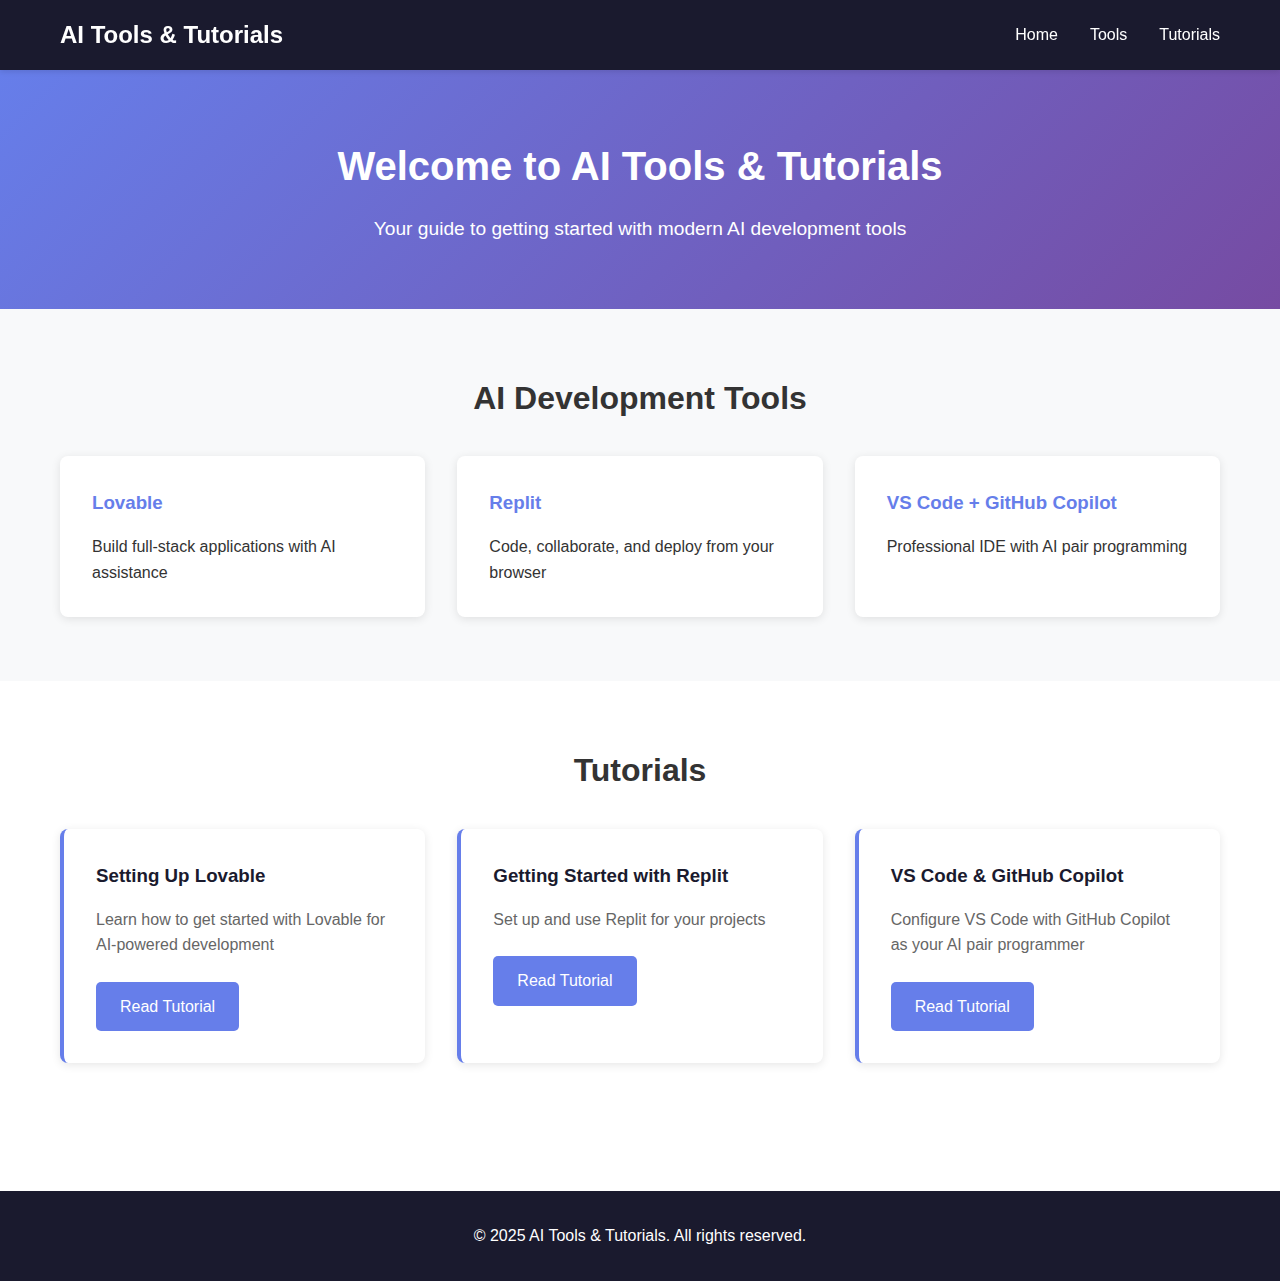
<file: index.html>
<!DOCTYPE html>
<html lang="en">
<head>
    <meta charset="UTF-8">
    <meta name="viewport" content="width=device-width, initial-scale=1.0">
    <title>AI Tools & Tutorials</title>
    <link rel="stylesheet" href="styles.css">
</head>
<body>
    <header>
        <nav>
            <div class="container">
                <h1>AI Tools & Tutorials</h1>
                <ul>
                    <li><a href="#home">Home</a></li>
                    <li><a href="#tools">Tools</a></li>
                    <li><a href="#tutorials">Tutorials</a></li>
                </ul>
            </div>
        </nav>
    </header>

    <main>
        <section id="home" class="hero">
            <div class="container">
                <h2>Welcome to AI Tools & Tutorials</h2>
                <p>Your guide to getting started with modern AI development tools</p>
            </div>
        </section>

        <section id="tools" class="tools">
            <div class="container">
                <h2>AI Development Tools</h2>
                <div class="tool-grid">
                    <div class="tool-card">
                        <h3>Lovable</h3>
                        <p>Build full-stack applications with AI assistance</p>
                    </div>
                    <div class="tool-card">
                        <h3>Replit</h3>
                        <p>Code, collaborate, and deploy from your browser</p>
                    </div>
                    <div class="tool-card">
                        <h3>VS Code + GitHub Copilot</h3>
                        <p>Professional IDE with AI pair programming</p>
                    </div>
                </div>
            </div>
        </section>

        <section id="tutorials" class="tutorials">
            <div class="container">
                <h2>Tutorials</h2>
                <div class="tutorial-list">
                    <div class="tutorial-card">
                        <h3>Setting Up Lovable</h3>
                        <p>Learn how to get started with Lovable for AI-powered development</p>
                        <a href="lovable-tutorial.html" class="btn">Read Tutorial</a>
                    </div>
                    <div class="tutorial-card">
                        <h3>Getting Started with Replit</h3>
                        <p>Set up and use Replit for your projects</p>
                        <a href="replit-tutorial.html" class="btn">Read Tutorial</a>
                    </div>
                    <div class="tutorial-card">
                        <h3>VS Code & GitHub Copilot</h3>
                        <p>Configure VS Code with GitHub Copilot as your AI pair programmer</p>
                        <a href="vscode-copilot-tutorial.html" class="btn">Read Tutorial</a>
                    </div>
                </div>
            </div>
        </section>
    </main>

    <footer>
        <div class="container">
            <p>&copy; 2025 AI Tools & Tutorials. All rights reserved.</p>
        </div>
    </footer>
</body>
</html>
</file>
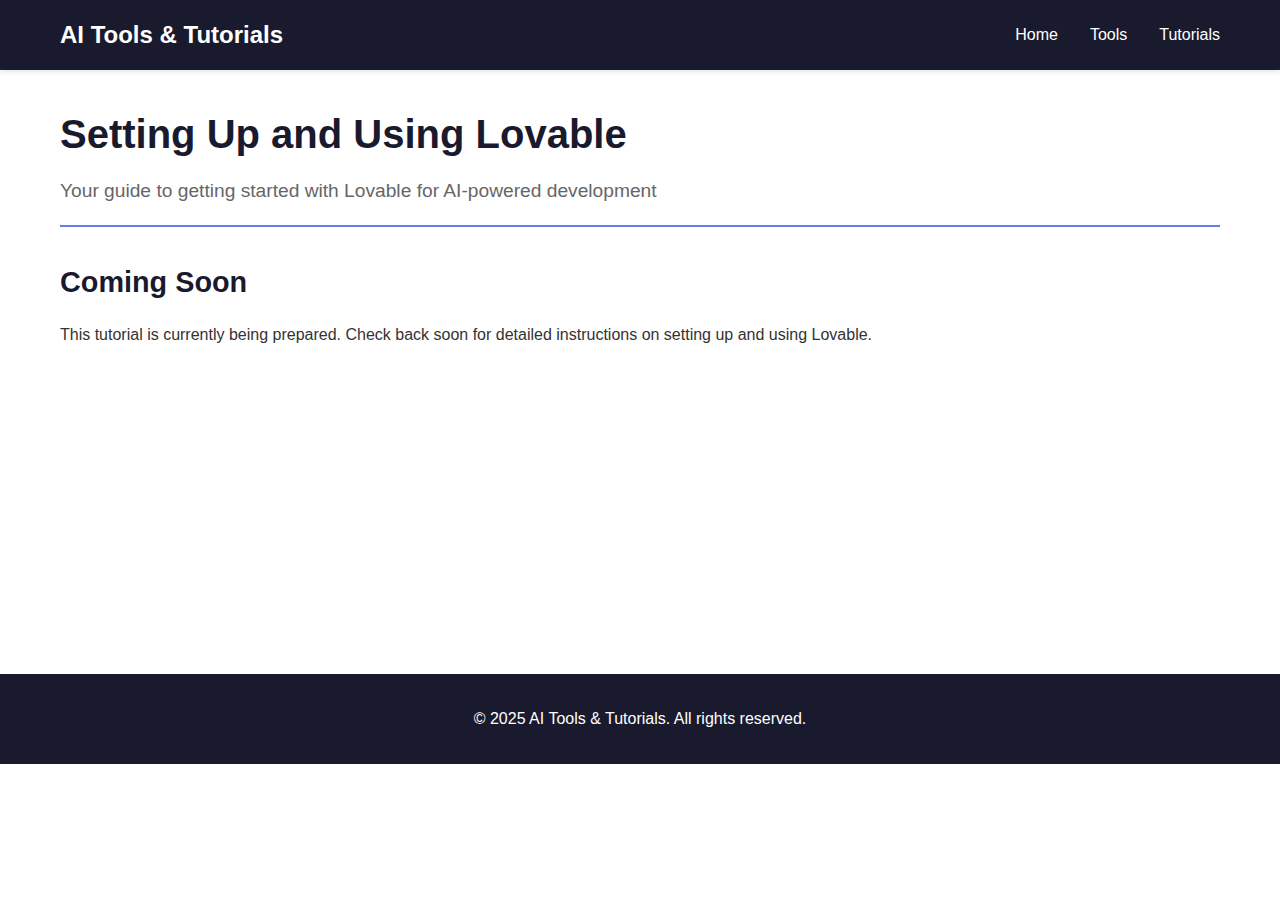
<file: lovable-tutorial.html>
<!DOCTYPE html>
<html lang="en">
<head>
    <meta charset="UTF-8">
    <meta name="viewport" content="width=device-width, initial-scale=1.0">
    <title>Lovable Tutorial - AI Tools & Tutorials</title>
    <link rel="stylesheet" href="styles.css">
    <link rel="stylesheet" href="tutorial.css">
</head>
<body>
    <header>
        <nav>
            <div class="container">
                <h1>AI Tools & Tutorials</h1>
                <ul>
                    <li><a href="index.html">Home</a></li>
                    <li><a href="index.html#tools">Tools</a></li>
                    <li><a href="index.html#tutorials">Tutorials</a></li>
                </ul>
            </div>
        </nav>
    </header>

    <main>
        <article class="tutorial-content">
            <div class="container">
                <h1>Setting Up and Using Lovable</h1>
                <p class="subtitle">Your guide to getting started with Lovable for AI-powered development</p>
                
                <section>
                    <h2>Coming Soon</h2>
                    <p>This tutorial is currently being prepared. Check back soon for detailed instructions on setting up and using Lovable.</p>
                </section>
            </div>
        </article>
    </main>

    <footer>
        <div class="container">
            <p>&copy; 2025 AI Tools & Tutorials. All rights reserved.</p>
        </div>
    </footer>
</body>
</html>
</file>
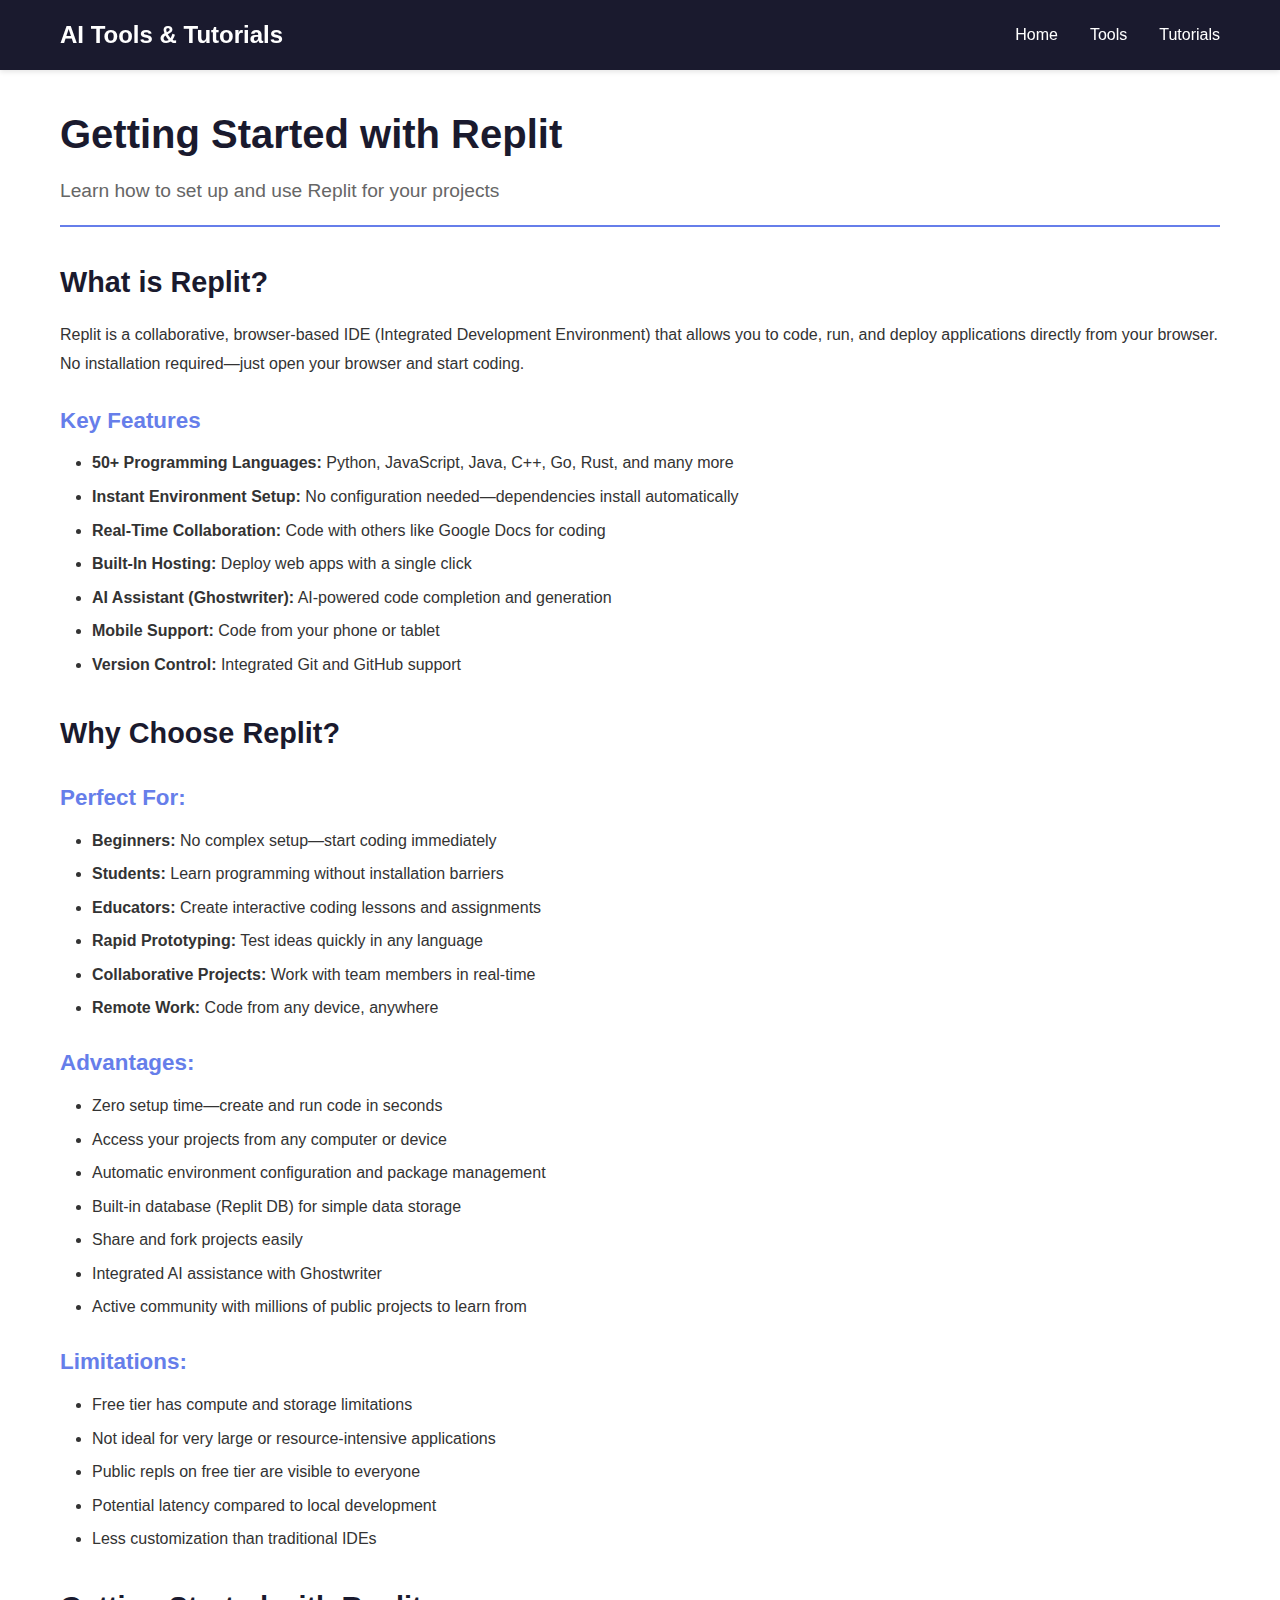
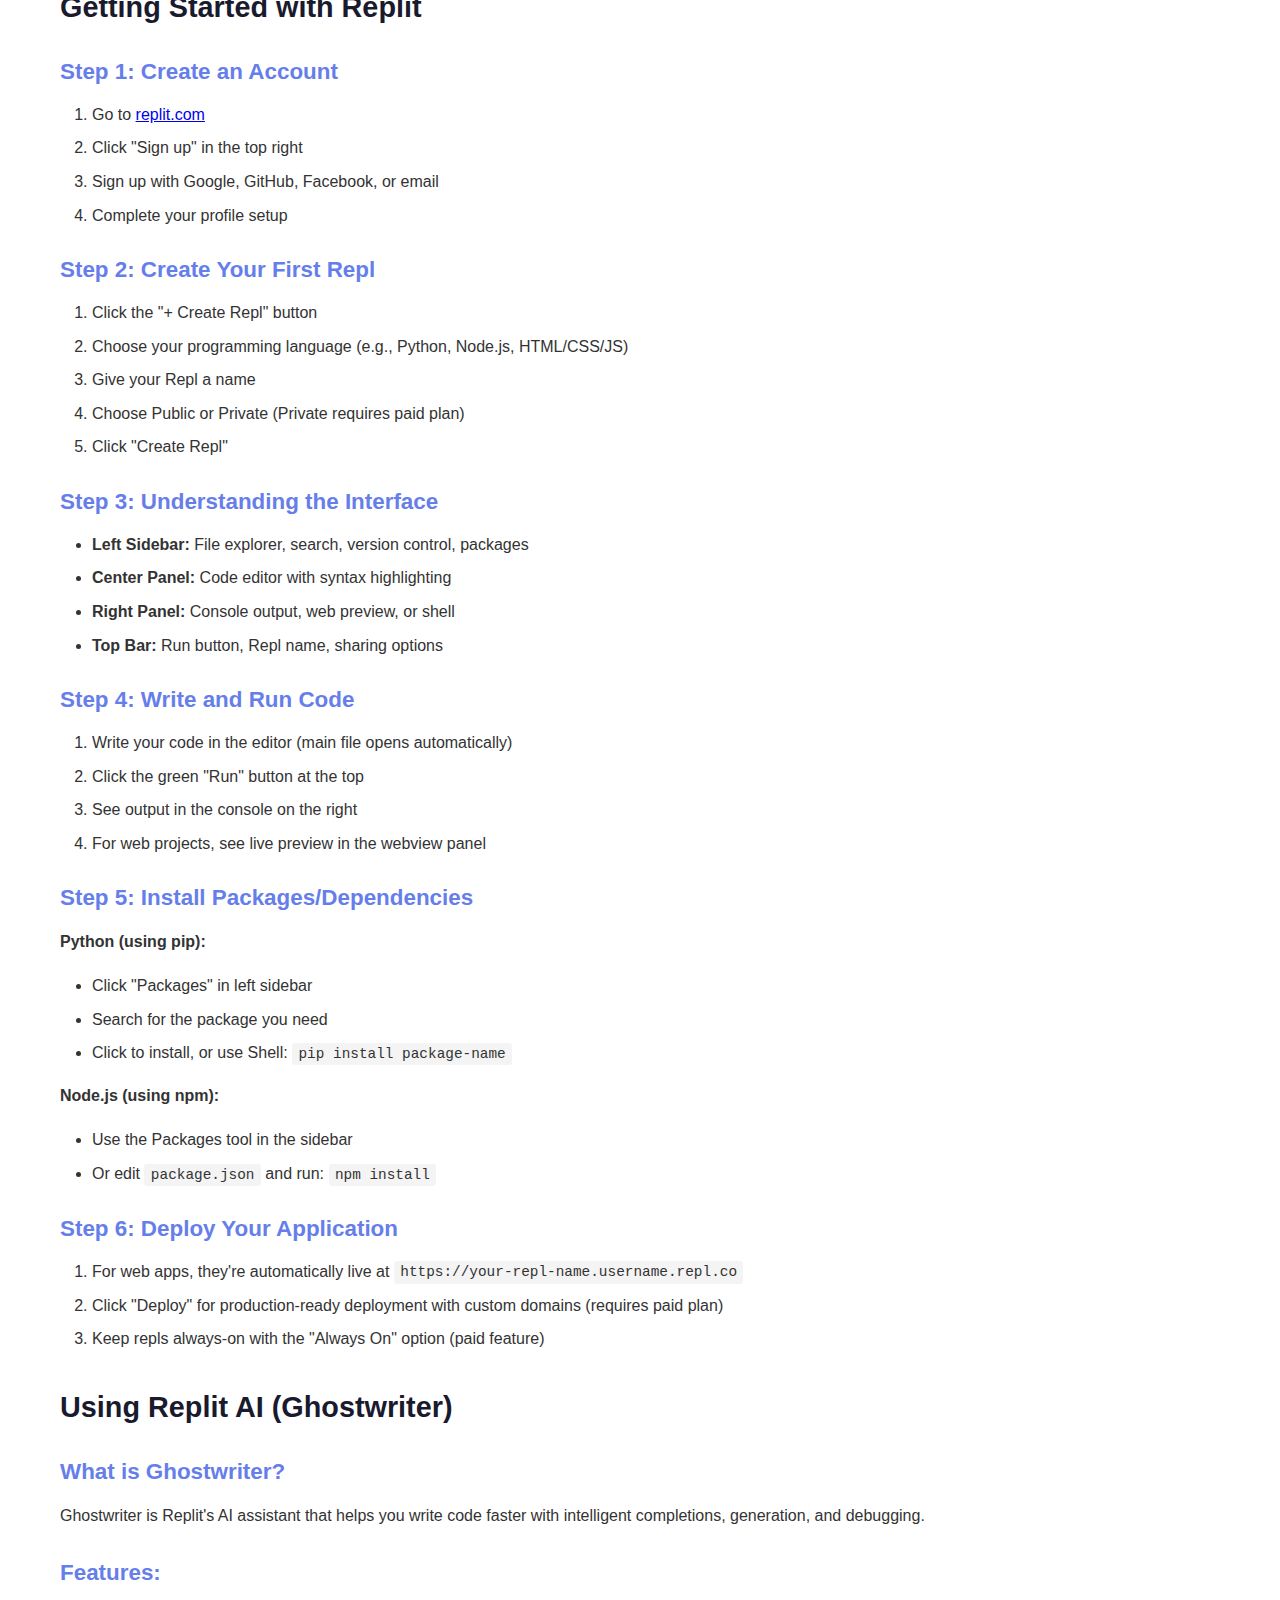
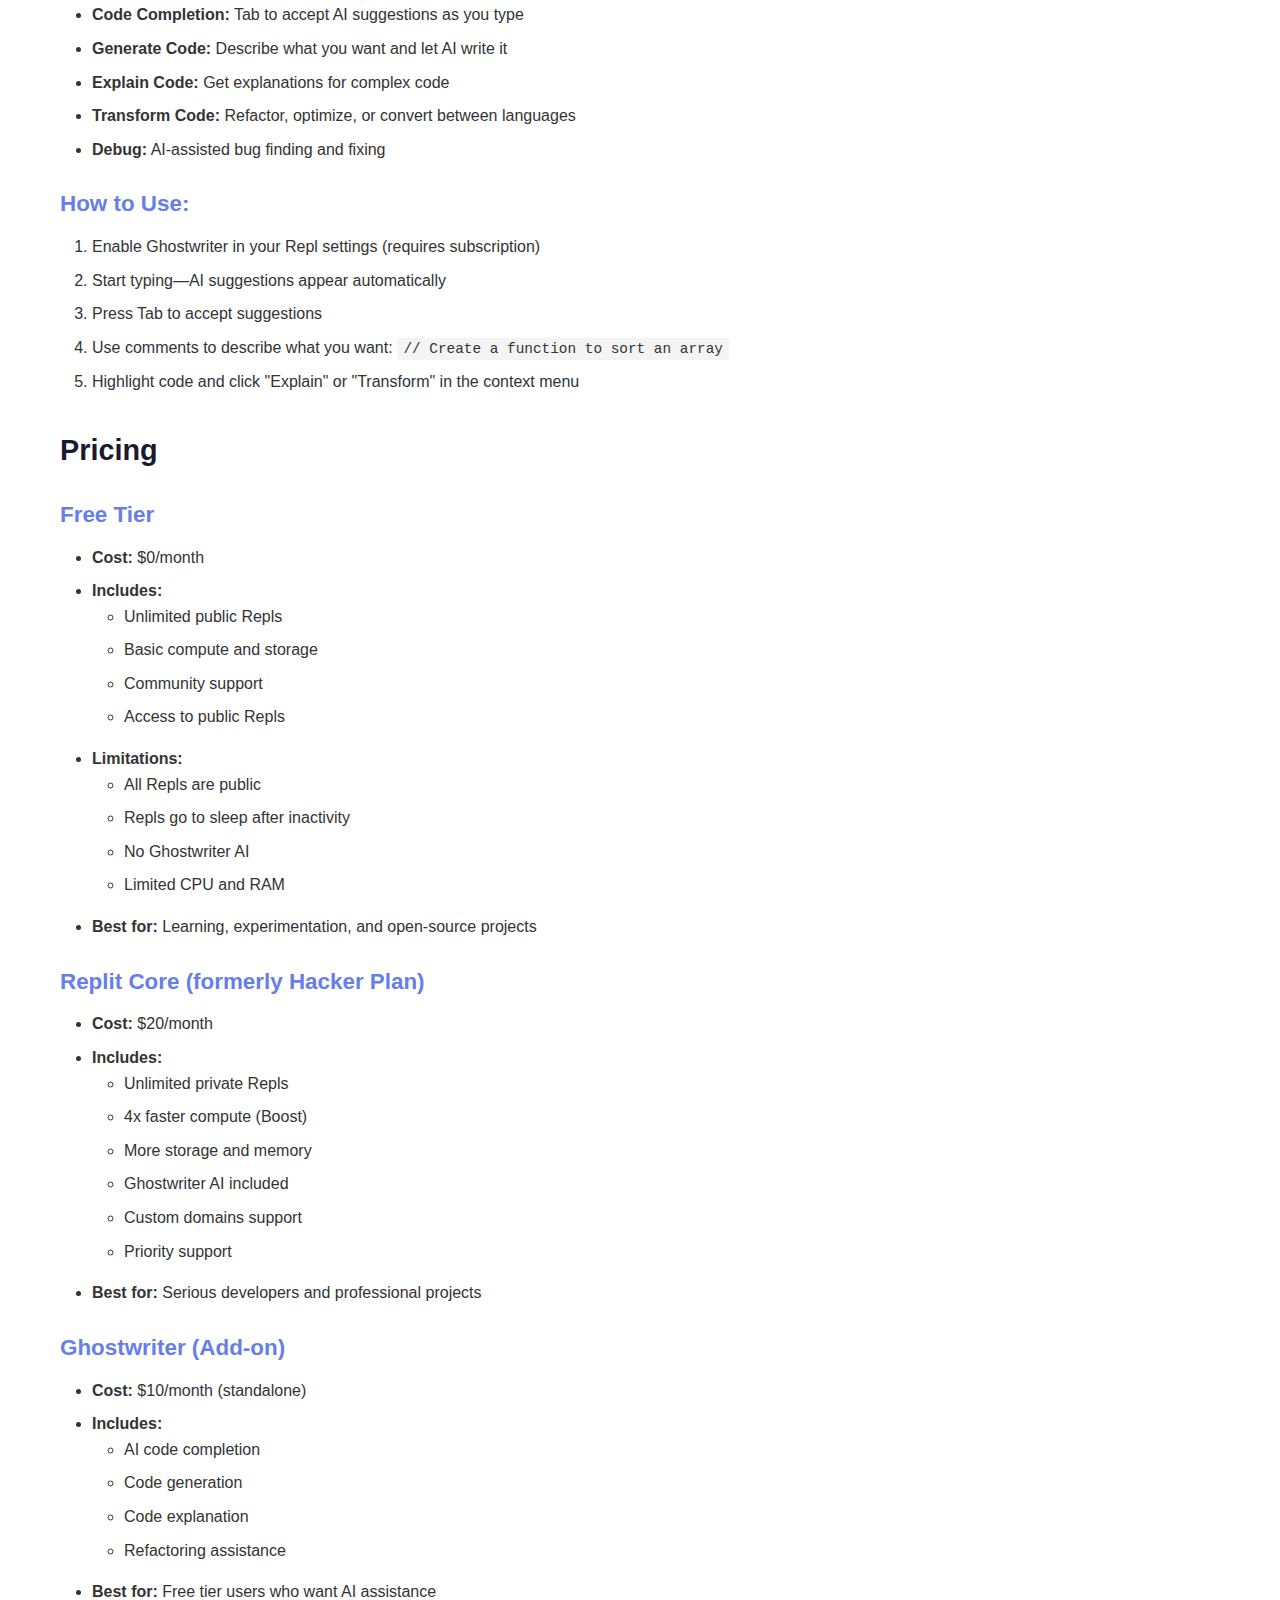
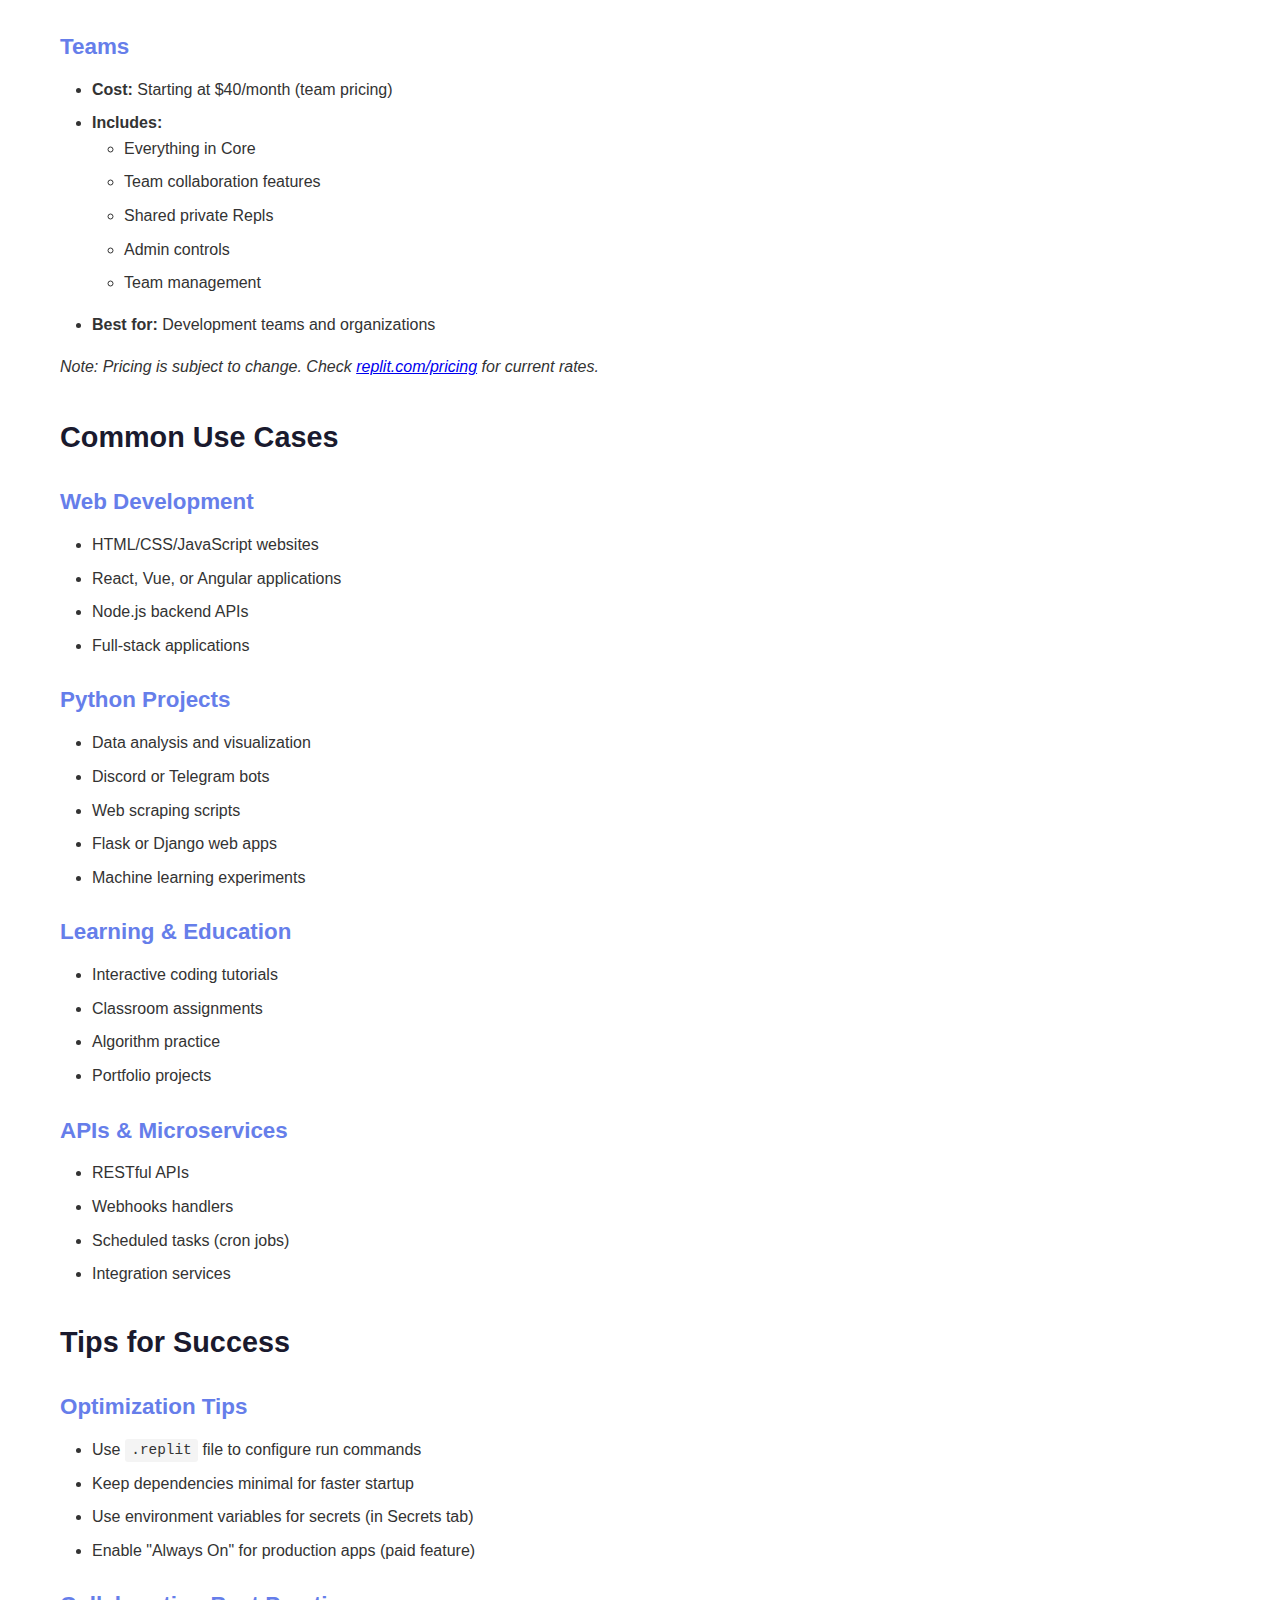
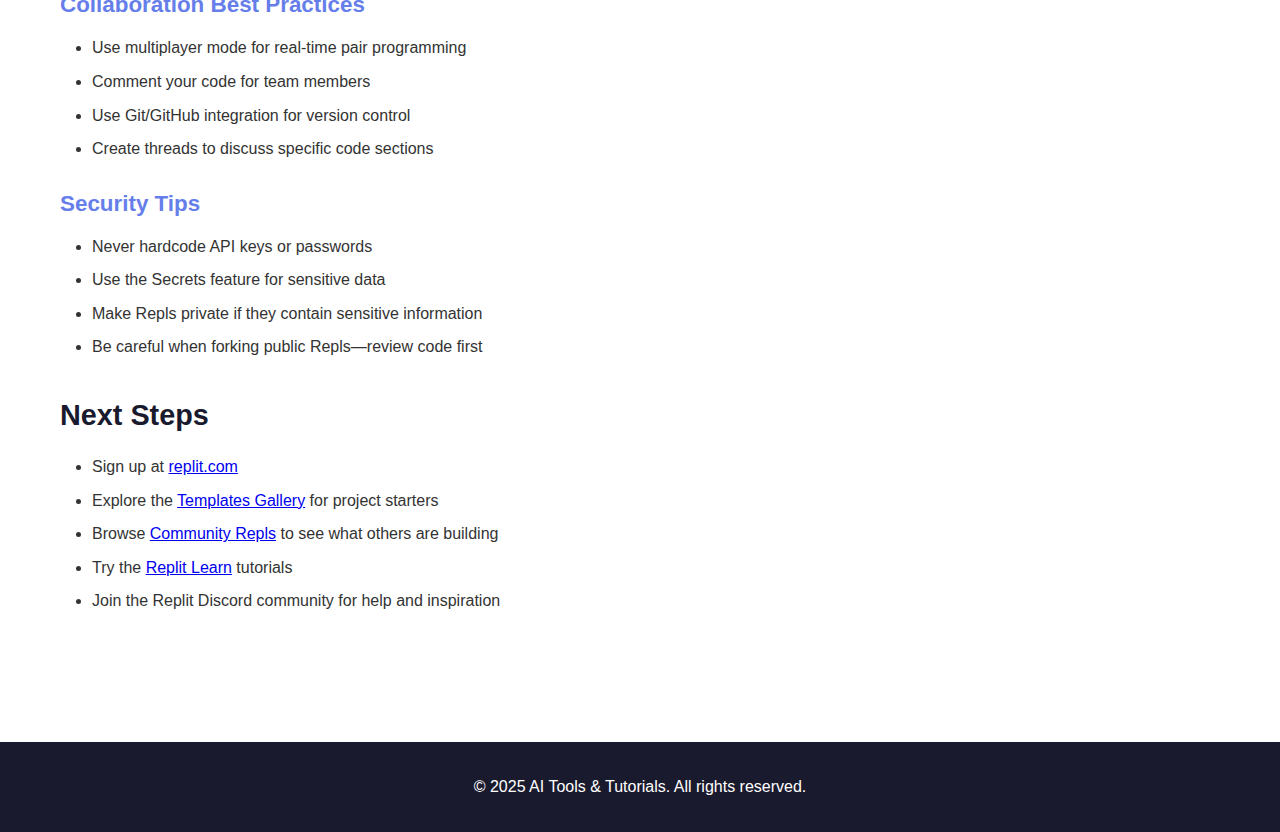
<file: replit-tutorial.html>
<!DOCTYPE html>
<html lang="en">
<head>
    <meta charset="UTF-8">
    <meta name="viewport" content="width=device-width, initial-scale=1.0">
    <title>Replit Tutorial - AI Tools & Tutorials</title>
    <link rel="stylesheet" href="styles.css">
    <link rel="stylesheet" href="tutorial.css">
</head>
<body>
    <header>
        <nav>
            <div class="container">
                <h1>AI Tools & Tutorials</h1>
                <ul>
                    <li><a href="index.html">Home</a></li>
                    <li><a href="index.html#tools">Tools</a></li>
                    <li><a href="index.html#tutorials">Tutorials</a></li>
                </ul>
            </div>
        </nav>
    </header>

    <main>
        <article class="tutorial-content">
            <div class="container">
                <h1>Getting Started with Replit</h1>
                <p class="subtitle">Learn how to set up and use Replit for your projects</p>
                
                <section>
                    <h2>What is Replit?</h2>
                    <p>Replit is a collaborative, browser-based IDE (Integrated Development Environment) that allows you to code, run, and deploy applications directly from your browser. No installation required—just open your browser and start coding.</p>
                    
                    <h3>Key Features</h3>
                    <ul>
                        <li><strong>50+ Programming Languages:</strong> Python, JavaScript, Java, C++, Go, Rust, and many more</li>
                        <li><strong>Instant Environment Setup:</strong> No configuration needed—dependencies install automatically</li>
                        <li><strong>Real-Time Collaboration:</strong> Code with others like Google Docs for coding</li>
                        <li><strong>Built-In Hosting:</strong> Deploy web apps with a single click</li>
                        <li><strong>AI Assistant (Ghostwriter):</strong> AI-powered code completion and generation</li>
                        <li><strong>Mobile Support:</strong> Code from your phone or tablet</li>
                        <li><strong>Version Control:</strong> Integrated Git and GitHub support</li>
                    </ul>
                </section>

                <section>
                    <h2>Why Choose Replit?</h2>
                    
                    <h3>Perfect For:</h3>
                    <ul>
                        <li><strong>Beginners:</strong> No complex setup—start coding immediately</li>
                        <li><strong>Students:</strong> Learn programming without installation barriers</li>
                        <li><strong>Educators:</strong> Create interactive coding lessons and assignments</li>
                        <li><strong>Rapid Prototyping:</strong> Test ideas quickly in any language</li>
                        <li><strong>Collaborative Projects:</strong> Work with team members in real-time</li>
                        <li><strong>Remote Work:</strong> Code from any device, anywhere</li>
                    </ul>

                    <h3>Advantages:</h3>
                    <ul>
                        <li>Zero setup time—create and run code in seconds</li>
                        <li>Access your projects from any computer or device</li>
                        <li>Automatic environment configuration and package management</li>
                        <li>Built-in database (Replit DB) for simple data storage</li>
                        <li>Share and fork projects easily</li>
                        <li>Integrated AI assistance with Ghostwriter</li>
                        <li>Active community with millions of public projects to learn from</li>
                    </ul>

                    <h3>Limitations:</h3>
                    <ul>
                        <li>Free tier has compute and storage limitations</li>
                        <li>Not ideal for very large or resource-intensive applications</li>
                        <li>Public repls on free tier are visible to everyone</li>
                        <li>Potential latency compared to local development</li>
                        <li>Less customization than traditional IDEs</li>
                    </ul>
                </section>

                <section>
                    <h2>Getting Started with Replit</h2>
                    
                    <h3>Step 1: Create an Account</h3>
                    <ol>
                        <li>Go to <a href="https://replit.com" target="_blank">replit.com</a></li>
                        <li>Click "Sign up" in the top right</li>
                        <li>Sign up with Google, GitHub, Facebook, or email</li>
                        <li>Complete your profile setup</li>
                    </ol>

                    <h3>Step 2: Create Your First Repl</h3>
                    <ol>
                        <li>Click the "+ Create Repl" button</li>
                        <li>Choose your programming language (e.g., Python, Node.js, HTML/CSS/JS)</li>
                        <li>Give your Repl a name</li>
                        <li>Choose Public or Private (Private requires paid plan)</li>
                        <li>Click "Create Repl"</li>
                    </ol>

                    <h3>Step 3: Understanding the Interface</h3>
                    <ul>
                        <li><strong>Left Sidebar:</strong> File explorer, search, version control, packages</li>
                        <li><strong>Center Panel:</strong> Code editor with syntax highlighting</li>
                        <li><strong>Right Panel:</strong> Console output, web preview, or shell</li>
                        <li><strong>Top Bar:</strong> Run button, Repl name, sharing options</li>
                    </ul>

                    <h3>Step 4: Write and Run Code</h3>
                    <ol>
                        <li>Write your code in the editor (main file opens automatically)</li>
                        <li>Click the green "Run" button at the top</li>
                        <li>See output in the console on the right</li>
                        <li>For web projects, see live preview in the webview panel</li>
                    </ol>

                    <h3>Step 5: Install Packages/Dependencies</h3>
                    <p><strong>Python (using pip):</strong></p>
                    <ul>
                        <li>Click "Packages" in left sidebar</li>
                        <li>Search for the package you need</li>
                        <li>Click to install, or use Shell: <code>pip install package-name</code></li>
                    </ul>

                    <p><strong>Node.js (using npm):</strong></p>
                    <ul>
                        <li>Use the Packages tool in the sidebar</li>
                        <li>Or edit <code>package.json</code> and run: <code>npm install</code></li>
                    </ul>

                    <h3>Step 6: Deploy Your Application</h3>
                    <ol>
                        <li>For web apps, they're automatically live at <code>https://your-repl-name.username.repl.co</code></li>
                        <li>Click "Deploy" for production-ready deployment with custom domains (requires paid plan)</li>
                        <li>Keep repls always-on with the "Always On" option (paid feature)</li>
                    </ol>
                </section>

                <section>
                    <h2>Using Replit AI (Ghostwriter)</h2>
                    
                    <h3>What is Ghostwriter?</h3>
                    <p>Ghostwriter is Replit's AI assistant that helps you write code faster with intelligent completions, generation, and debugging.</p>

                    <h3>Features:</h3>
                    <ul>
                        <li><strong>Code Completion:</strong> Tab to accept AI suggestions as you type</li>
                        <li><strong>Generate Code:</strong> Describe what you want and let AI write it</li>
                        <li><strong>Explain Code:</strong> Get explanations for complex code</li>
                        <li><strong>Transform Code:</strong> Refactor, optimize, or convert between languages</li>
                        <li><strong>Debug:</strong> AI-assisted bug finding and fixing</li>
                    </ul>

                    <h3>How to Use:</h3>
                    <ol>
                        <li>Enable Ghostwriter in your Repl settings (requires subscription)</li>
                        <li>Start typing—AI suggestions appear automatically</li>
                        <li>Press Tab to accept suggestions</li>
                        <li>Use comments to describe what you want: <code>// Create a function to sort an array</code></li>
                        <li>Highlight code and click "Explain" or "Transform" in the context menu</li>
                    </ol>
                </section>

                <section>
                    <h2>Pricing</h2>
                    
                    <h3>Free Tier</h3>
                    <ul>
                        <li><strong>Cost:</strong> $0/month</li>
                        <li><strong>Includes:</strong>
                            <ul>
                                <li>Unlimited public Repls</li>
                                <li>Basic compute and storage</li>
                                <li>Community support</li>
                                <li>Access to public Repls</li>
                            </ul>
                        </li>
                        <li><strong>Limitations:</strong>
                            <ul>
                                <li>All Repls are public</li>
                                <li>Repls go to sleep after inactivity</li>
                                <li>No Ghostwriter AI</li>
                                <li>Limited CPU and RAM</li>
                            </ul>
                        </li>
                        <li><strong>Best for:</strong> Learning, experimentation, and open-source projects</li>
                    </ul>

                    <h3>Replit Core (formerly Hacker Plan)</h3>
                    <ul>
                        <li><strong>Cost:</strong> $20/month</li>
                        <li><strong>Includes:</strong>
                            <ul>
                                <li>Unlimited private Repls</li>
                                <li>4x faster compute (Boost)</li>
                                <li>More storage and memory</li>
                                <li>Ghostwriter AI included</li>
                                <li>Custom domains support</li>
                                <li>Priority support</li>
                            </ul>
                        </li>
                        <li><strong>Best for:</strong> Serious developers and professional projects</li>
                    </ul>

                    <h3>Ghostwriter (Add-on)</h3>
                    <ul>
                        <li><strong>Cost:</strong> $10/month (standalone)</li>
                        <li><strong>Includes:</strong>
                            <ul>
                                <li>AI code completion</li>
                                <li>Code generation</li>
                                <li>Code explanation</li>
                                <li>Refactoring assistance</li>
                            </ul>
                        </li>
                        <li><strong>Best for:</strong> Free tier users who want AI assistance</li>
                    </ul>

                    <h3>Teams</h3>
                    <ul>
                        <li><strong>Cost:</strong> Starting at $40/month (team pricing)</li>
                        <li><strong>Includes:</strong>
                            <ul>
                                <li>Everything in Core</li>
                                <li>Team collaboration features</li>
                                <li>Shared private Repls</li>
                                <li>Admin controls</li>
                                <li>Team management</li>
                            </ul>
                        </li>
                        <li><strong>Best for:</strong> Development teams and organizations</li>
                    </ul>

                    <p><em>Note: Pricing is subject to change. Check <a href="https://replit.com/pricing" target="_blank">replit.com/pricing</a> for current rates.</em></p>
                </section>

                <section>
                    <h2>Common Use Cases</h2>
                    
                    <h3>Web Development</h3>
                    <ul>
                        <li>HTML/CSS/JavaScript websites</li>
                        <li>React, Vue, or Angular applications</li>
                        <li>Node.js backend APIs</li>
                        <li>Full-stack applications</li>
                    </ul>

                    <h3>Python Projects</h3>
                    <ul>
                        <li>Data analysis and visualization</li>
                        <li>Discord or Telegram bots</li>
                        <li>Web scraping scripts</li>
                        <li>Flask or Django web apps</li>
                        <li>Machine learning experiments</li>
                    </ul>

                    <h3>Learning & Education</h3>
                    <ul>
                        <li>Interactive coding tutorials</li>
                        <li>Classroom assignments</li>
                        <li>Algorithm practice</li>
                        <li>Portfolio projects</li>
                    </ul>

                    <h3>APIs & Microservices</h3>
                    <ul>
                        <li>RESTful APIs</li>
                        <li>Webhooks handlers</li>
                        <li>Scheduled tasks (cron jobs)</li>
                        <li>Integration services</li>
                    </ul>
                </section>

                <section>
                    <h2>Tips for Success</h2>
                    
                    <h3>Optimization Tips</h3>
                    <ul>
                        <li>Use <code>.replit</code> file to configure run commands</li>
                        <li>Keep dependencies minimal for faster startup</li>
                        <li>Use environment variables for secrets (in Secrets tab)</li>
                        <li>Enable "Always On" for production apps (paid feature)</li>
                    </ul>

                    <h3>Collaboration Best Practices</h3>
                    <ul>
                        <li>Use multiplayer mode for real-time pair programming</li>
                        <li>Comment your code for team members</li>
                        <li>Use Git/GitHub integration for version control</li>
                        <li>Create threads to discuss specific code sections</li>
                    </ul>

                    <h3>Security Tips</h3>
                    <ul>
                        <li>Never hardcode API keys or passwords</li>
                        <li>Use the Secrets feature for sensitive data</li>
                        <li>Make Repls private if they contain sensitive information</li>
                        <li>Be careful when forking public Repls—review code first</li>
                    </ul>
                </section>

                <section>
                    <h2>Next Steps</h2>
                    <ul>
                        <li>Sign up at <a href="https://replit.com" target="_blank">replit.com</a></li>
                        <li>Explore the <a href="https://replit.com/templates" target="_blank">Templates Gallery</a> for project starters</li>
                        <li>Browse <a href="https://replit.com/community" target="_blank">Community Repls</a> to see what others are building</li>
                        <li>Try the <a href="https://replit.com/learn" target="_blank">Replit Learn</a> tutorials</li>
                        <li>Join the Replit Discord community for help and inspiration</li>
                    </ul>
                </section>
            </div>
        </article>
    </main>

    <footer>
        <div class="container">
            <p>&copy; 2025 AI Tools & Tutorials. All rights reserved.</p>
        </div>
    </footer>
</body>
</html>
</file>
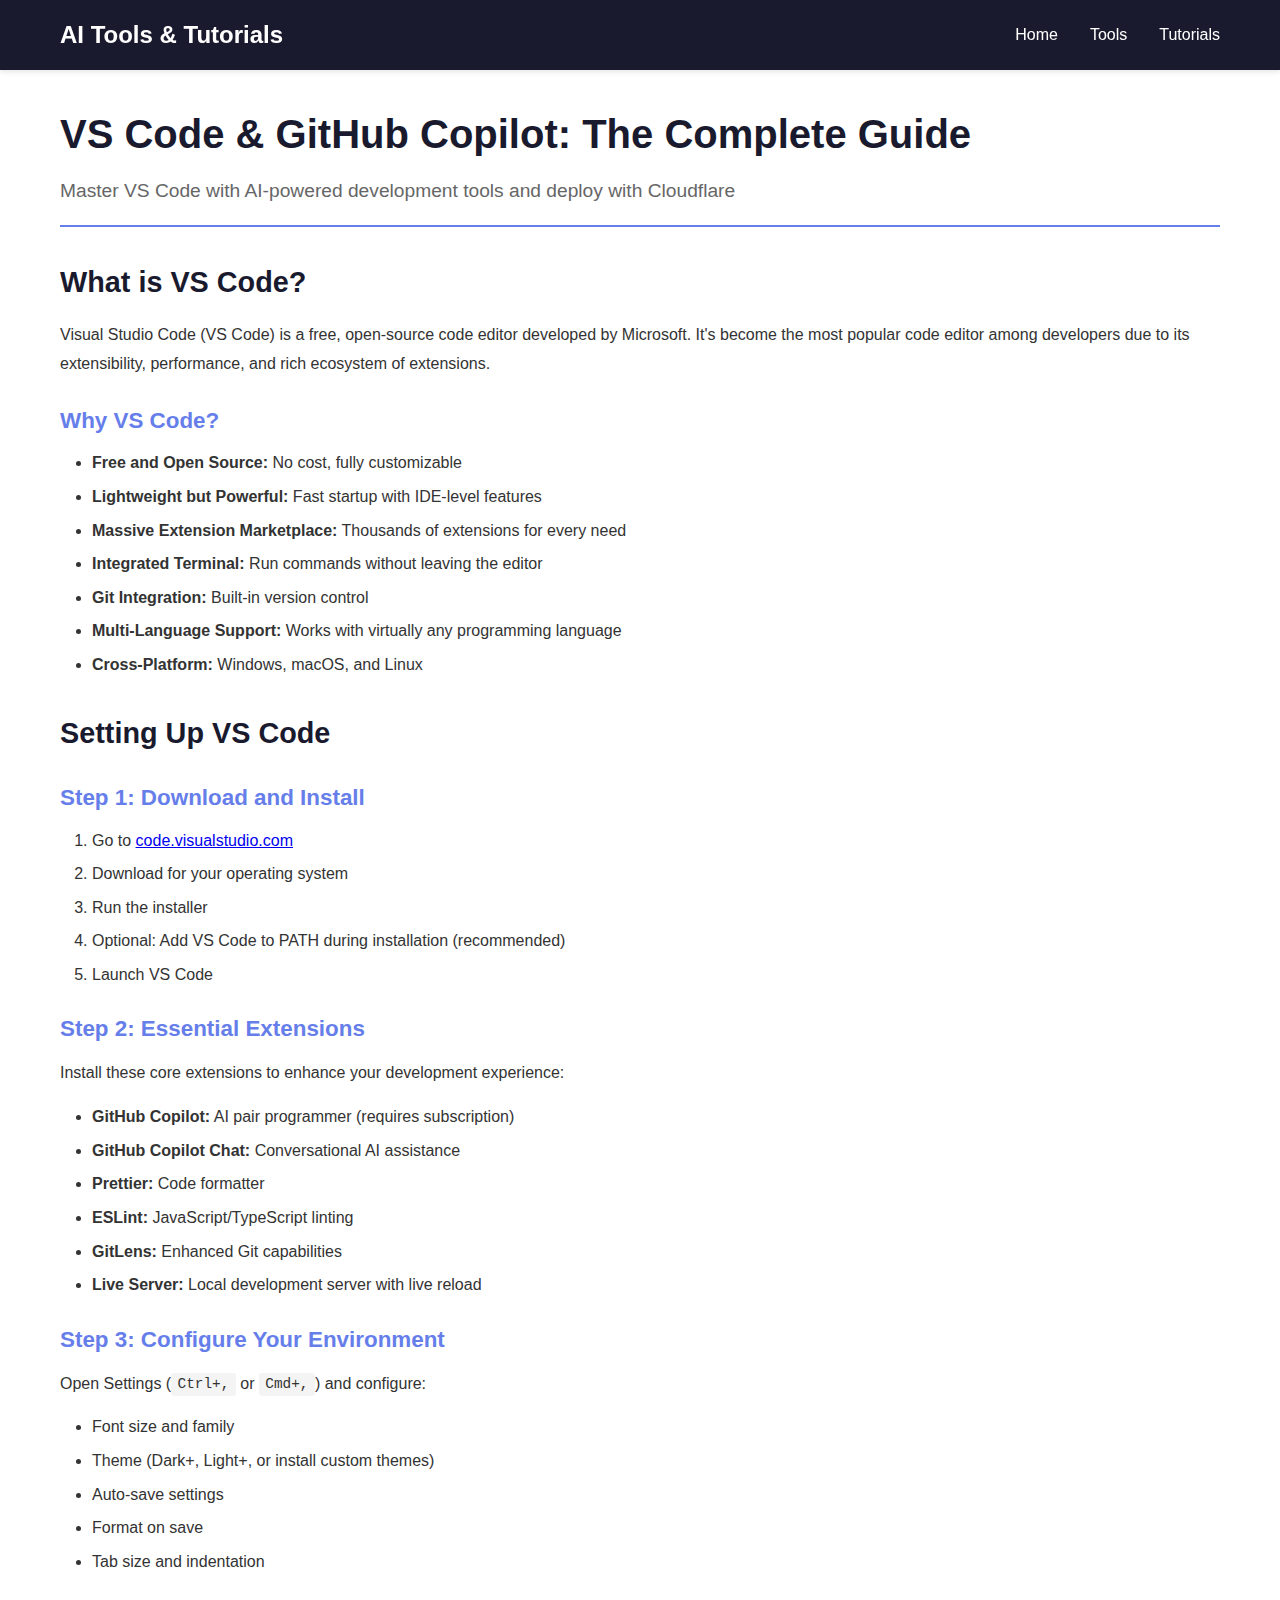
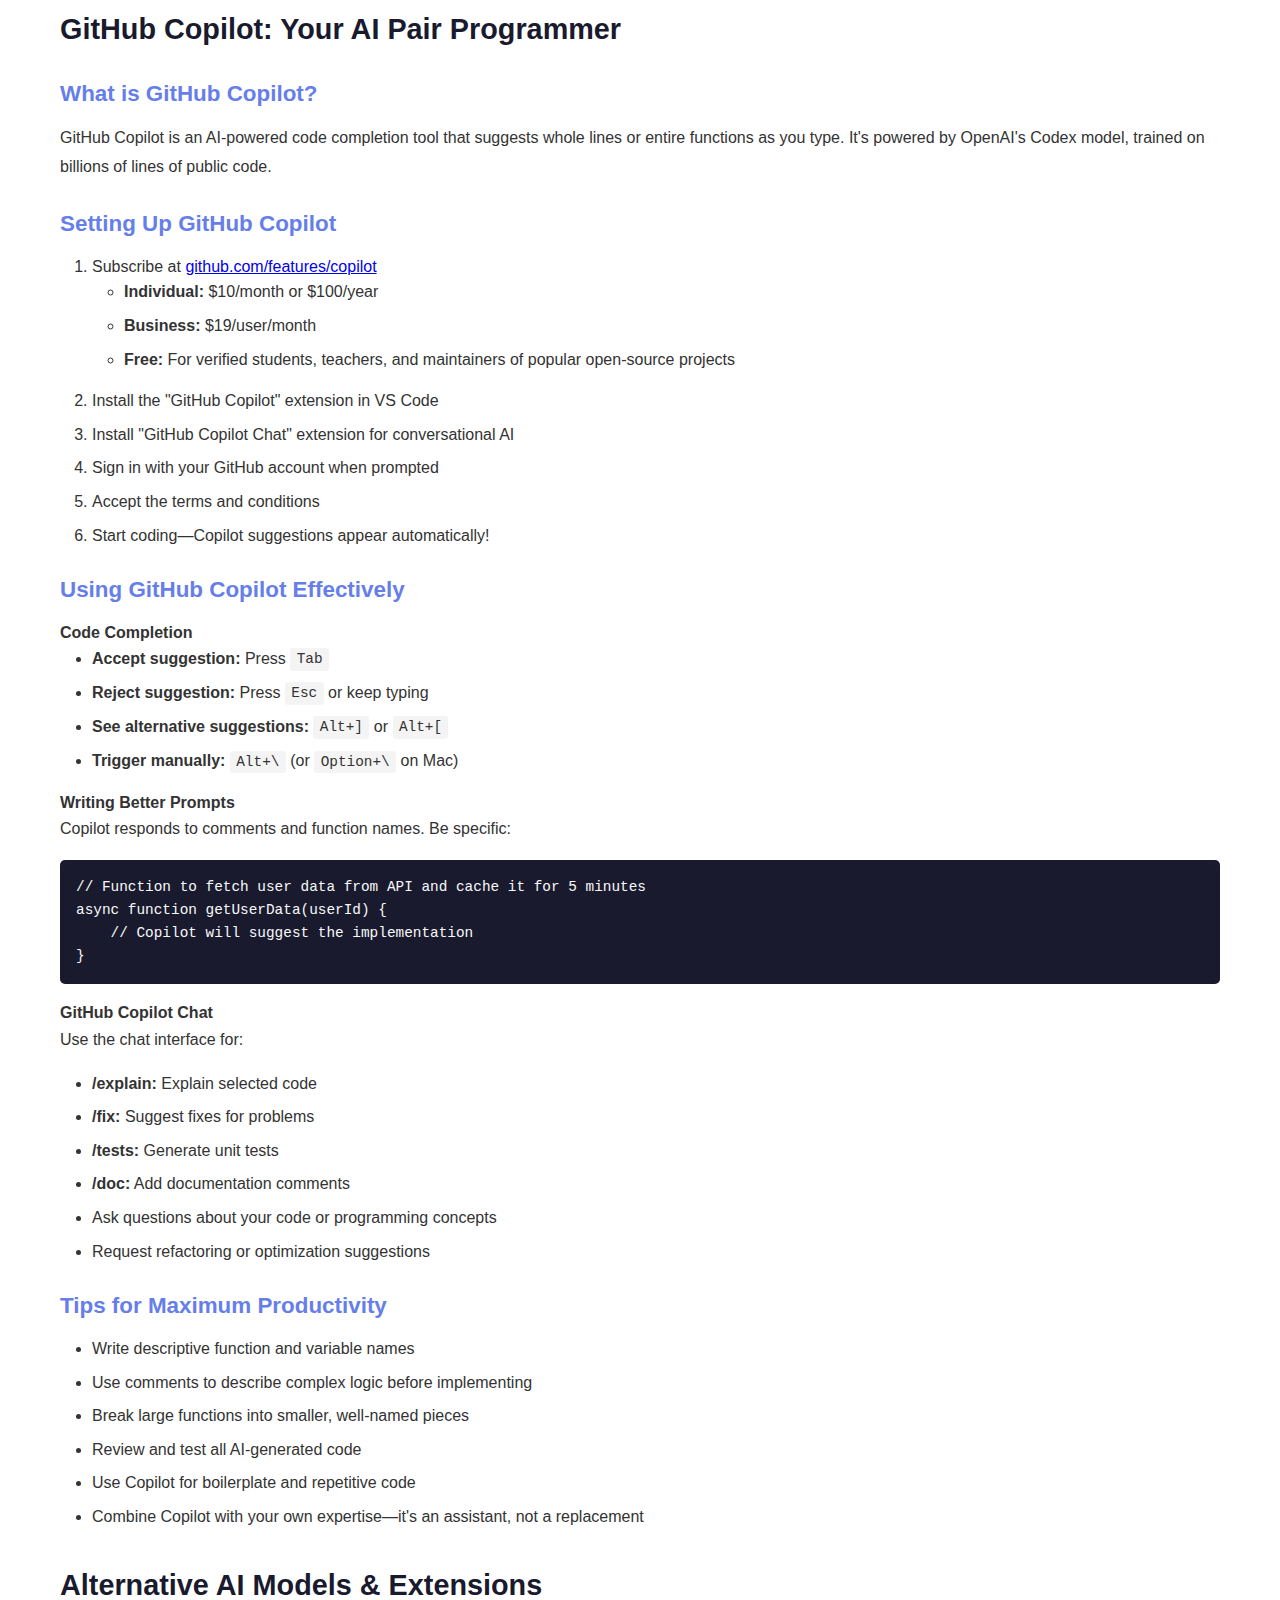
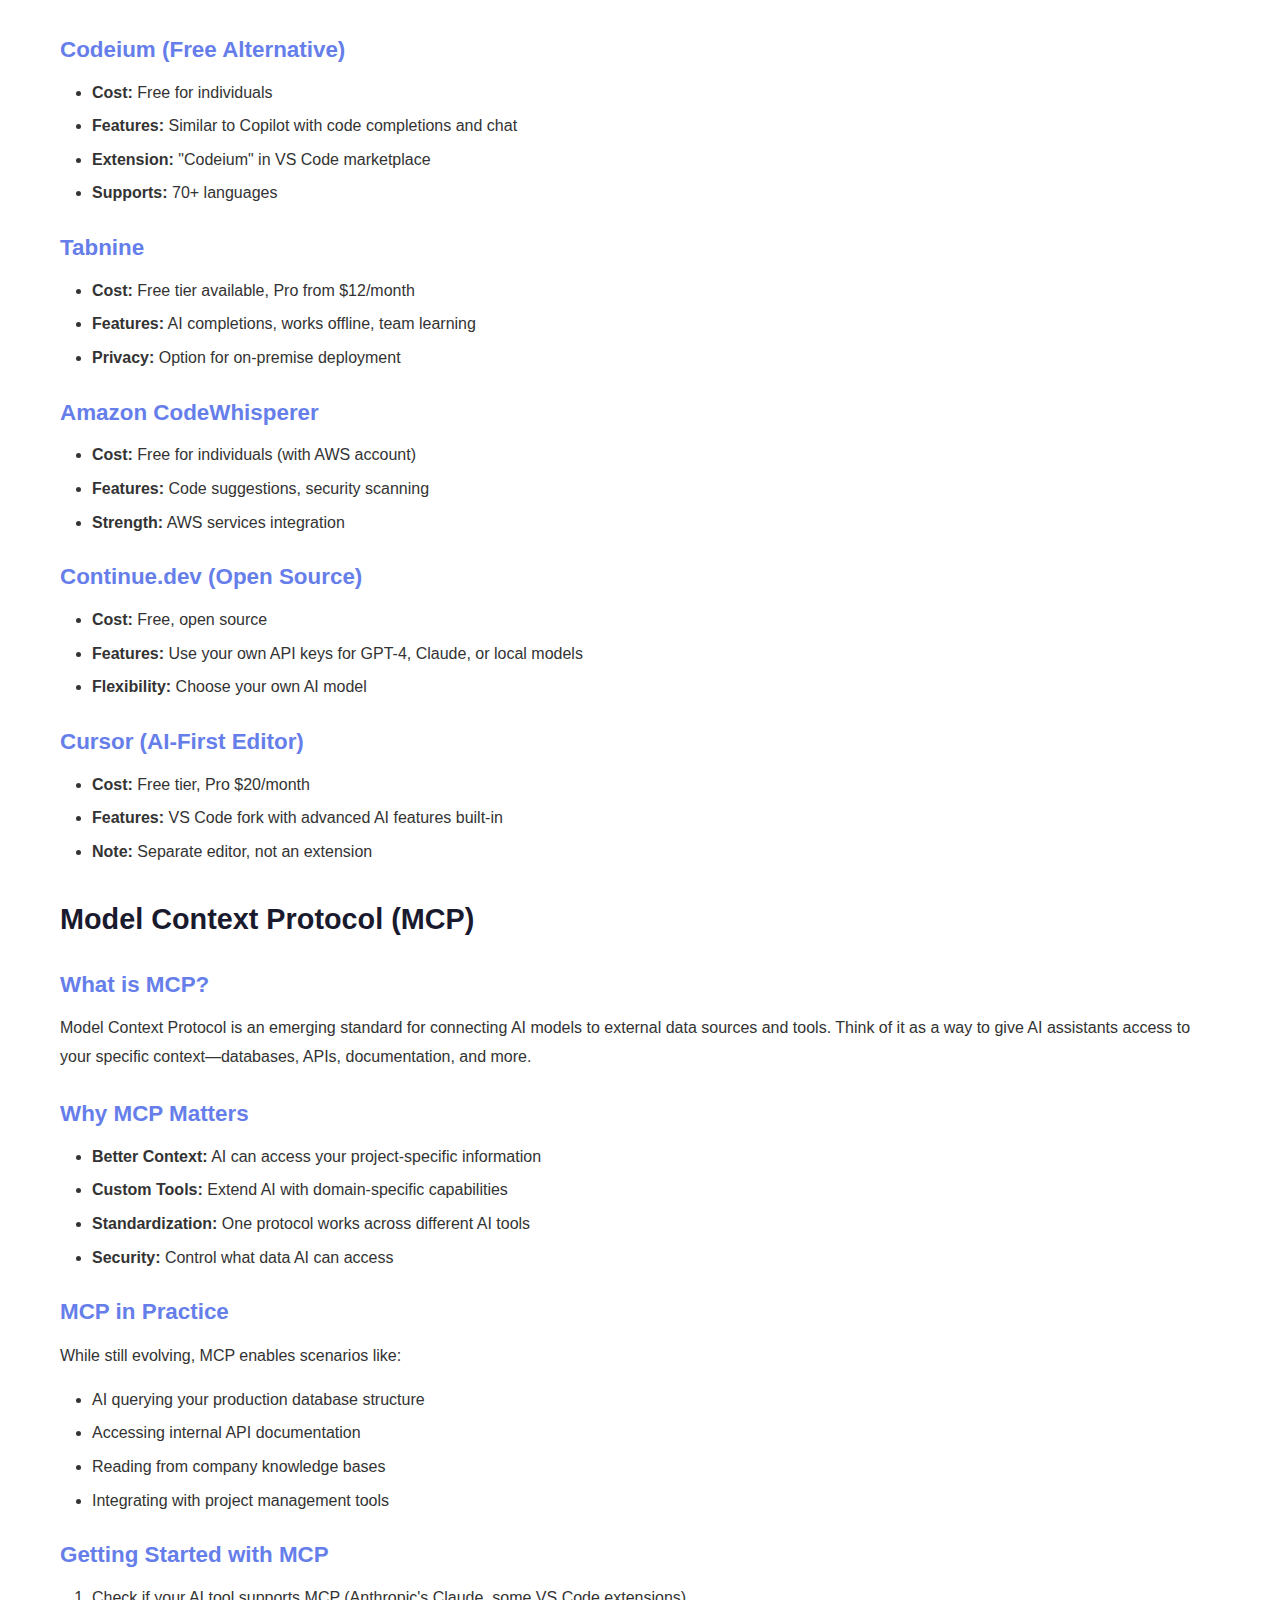
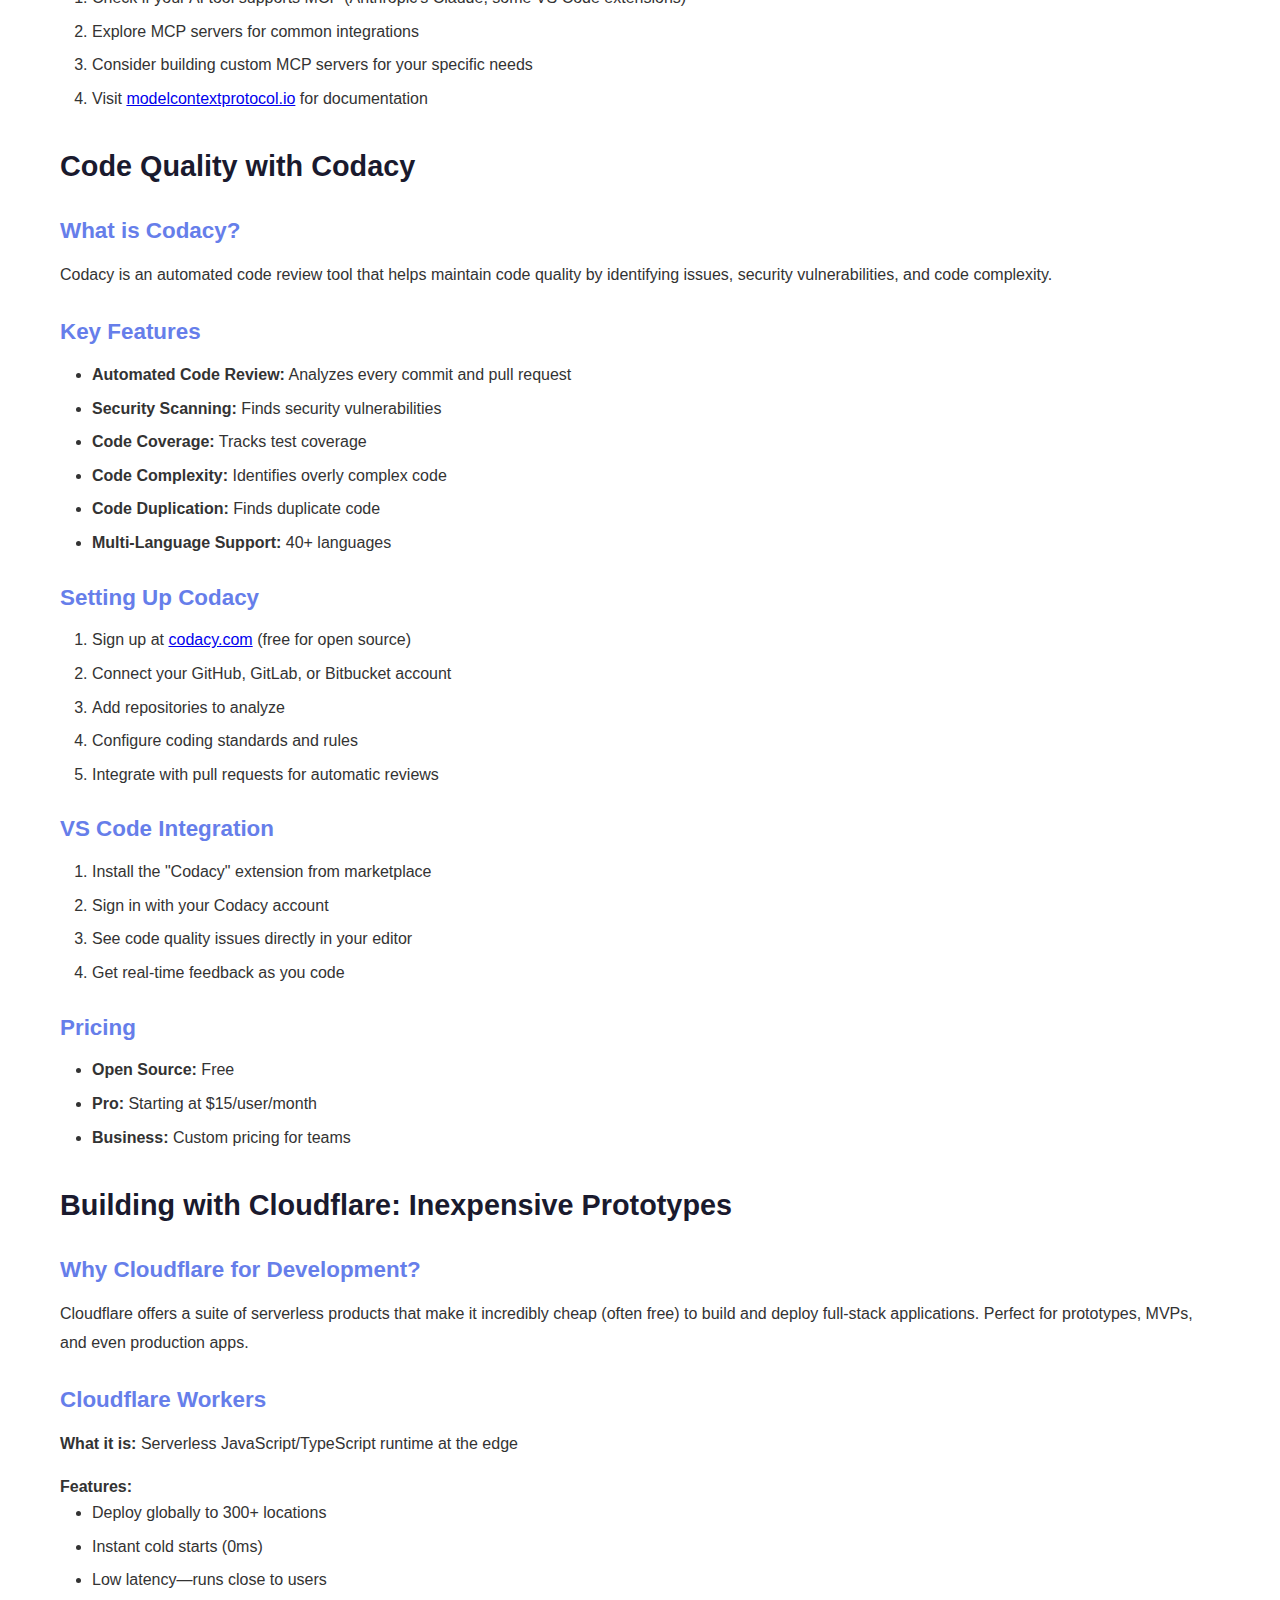
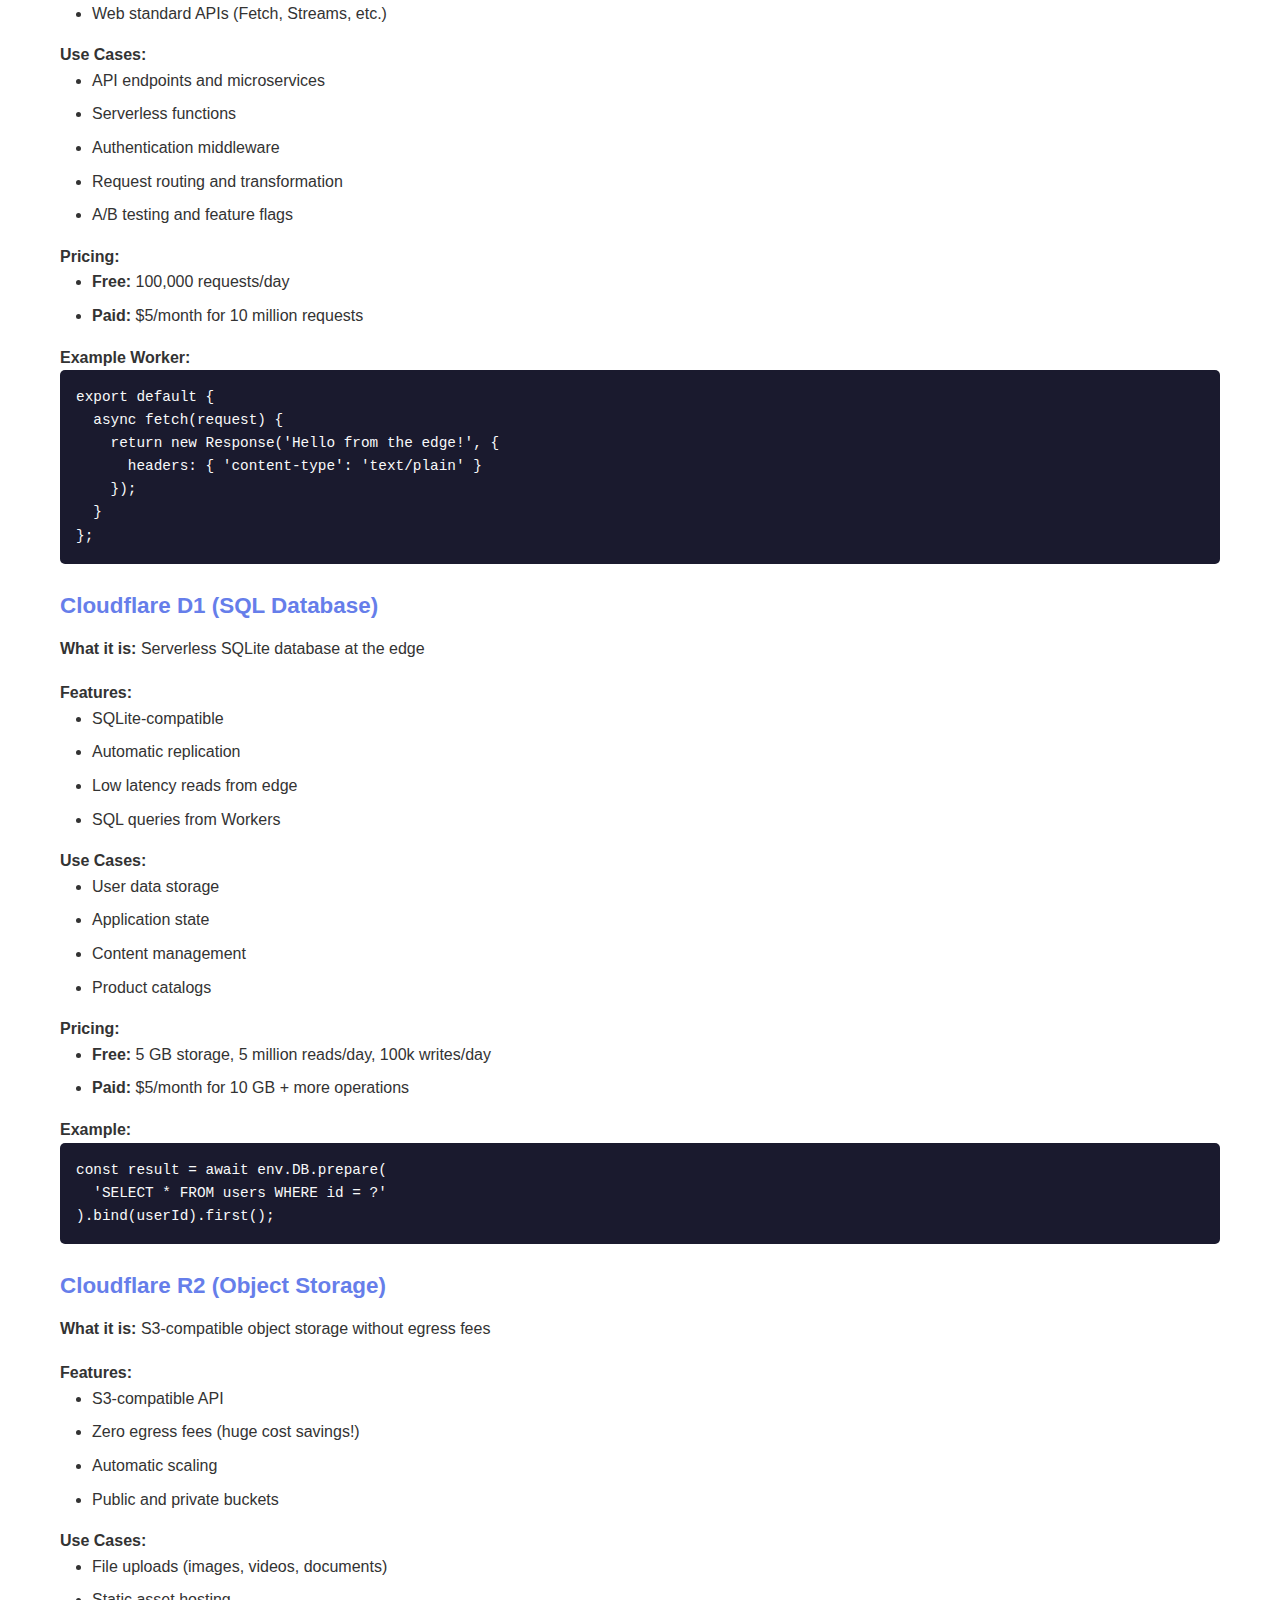
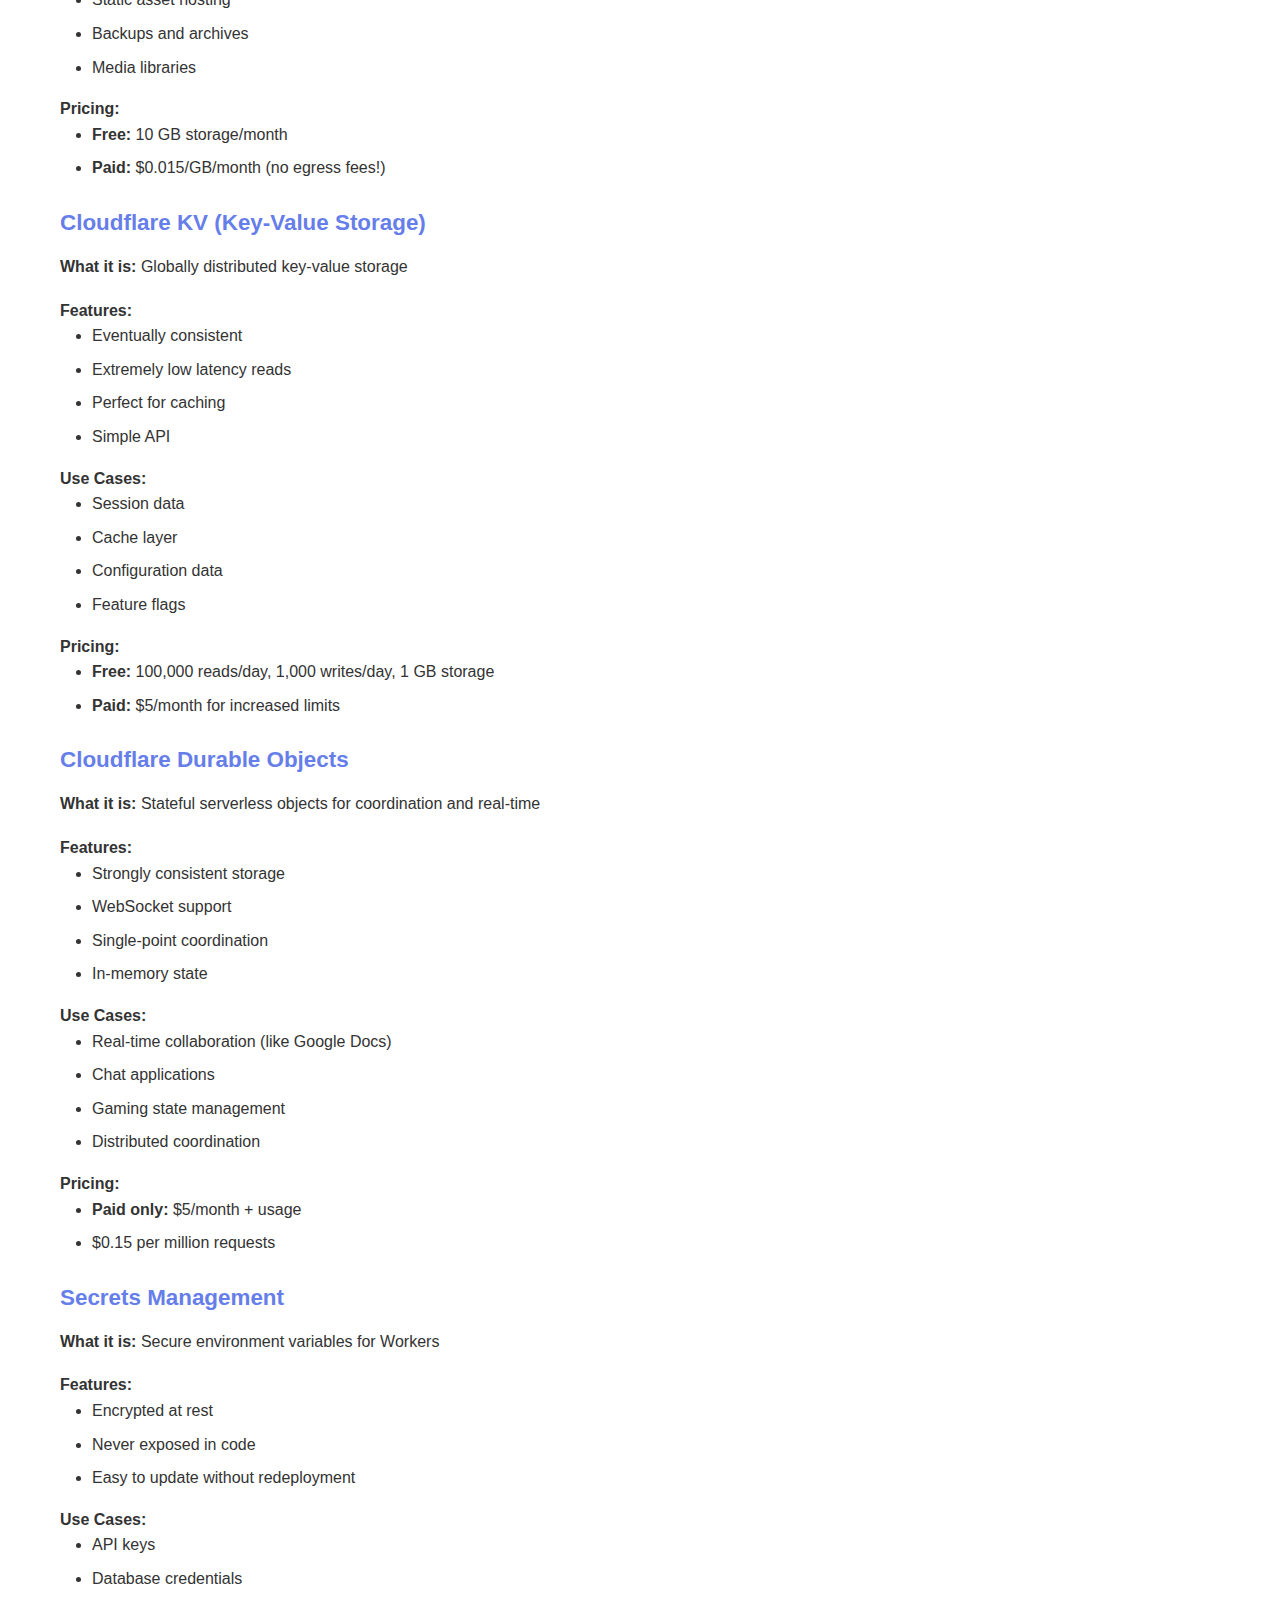
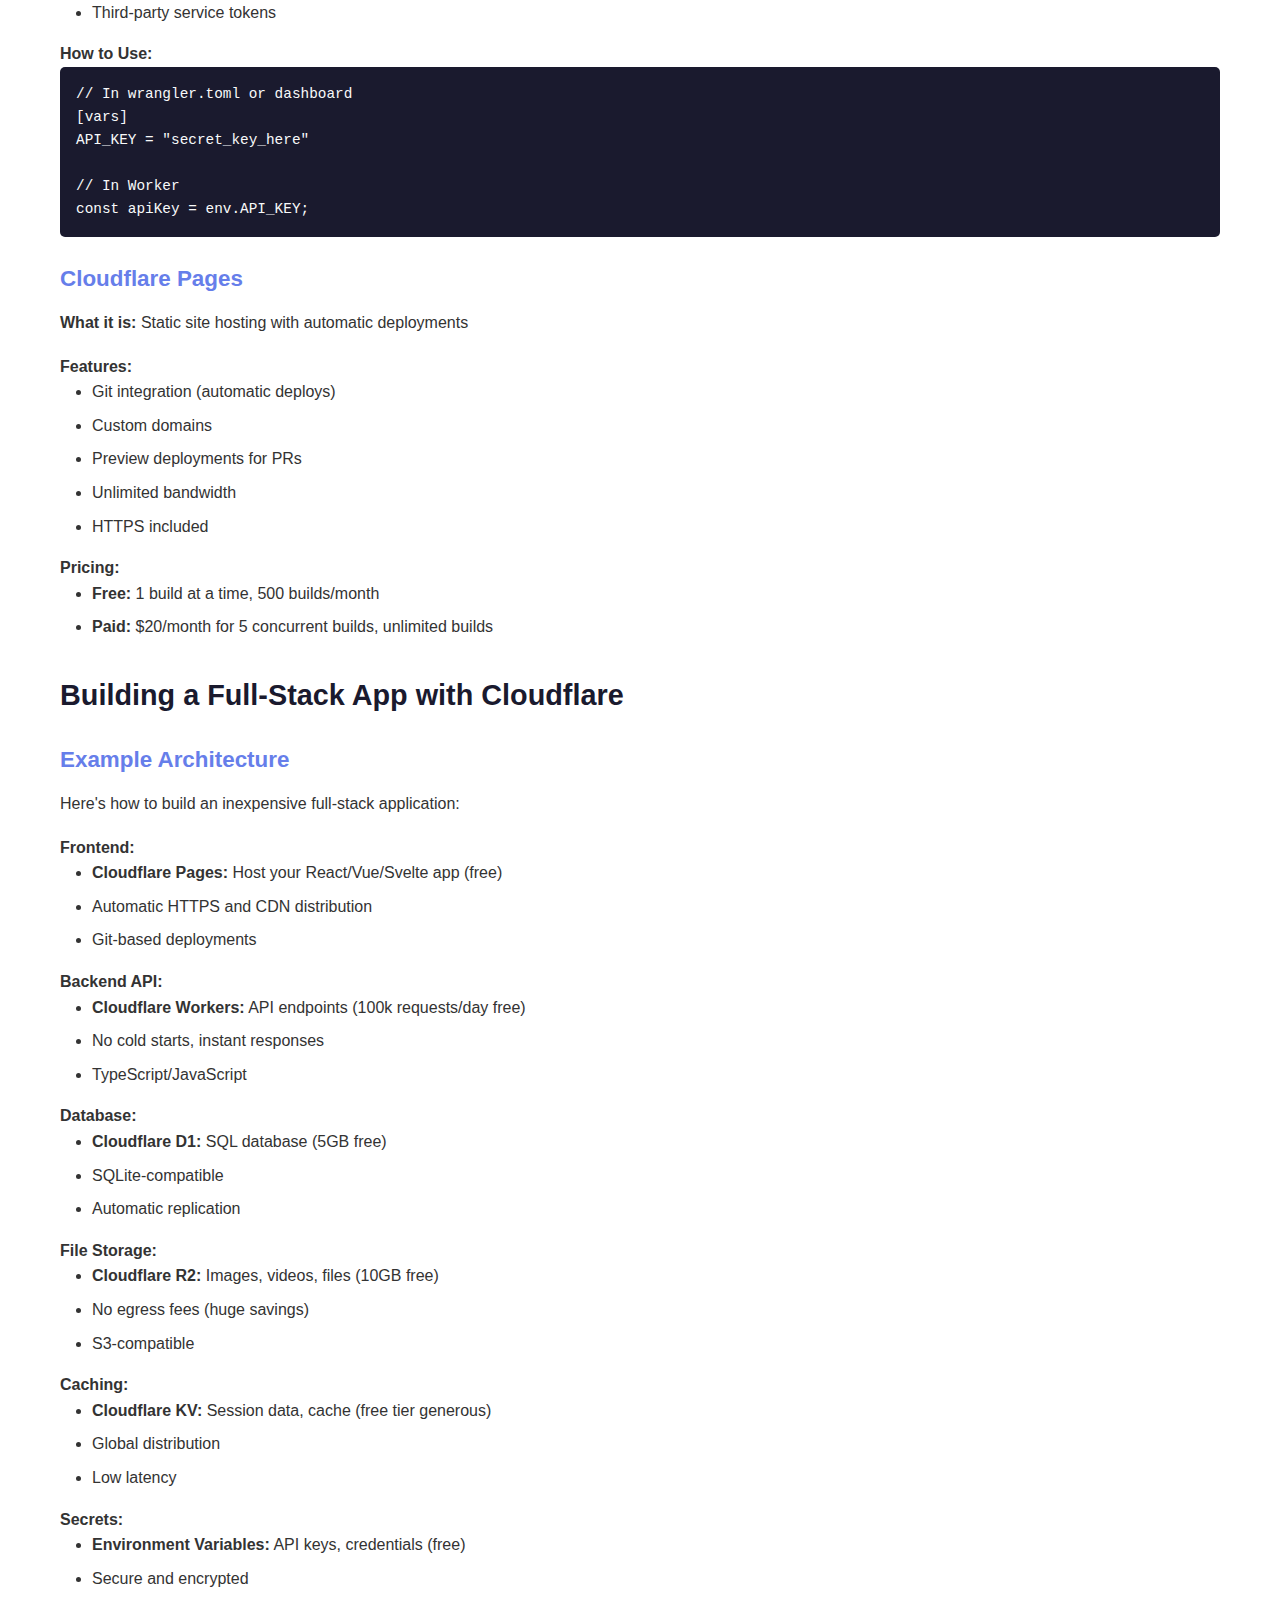
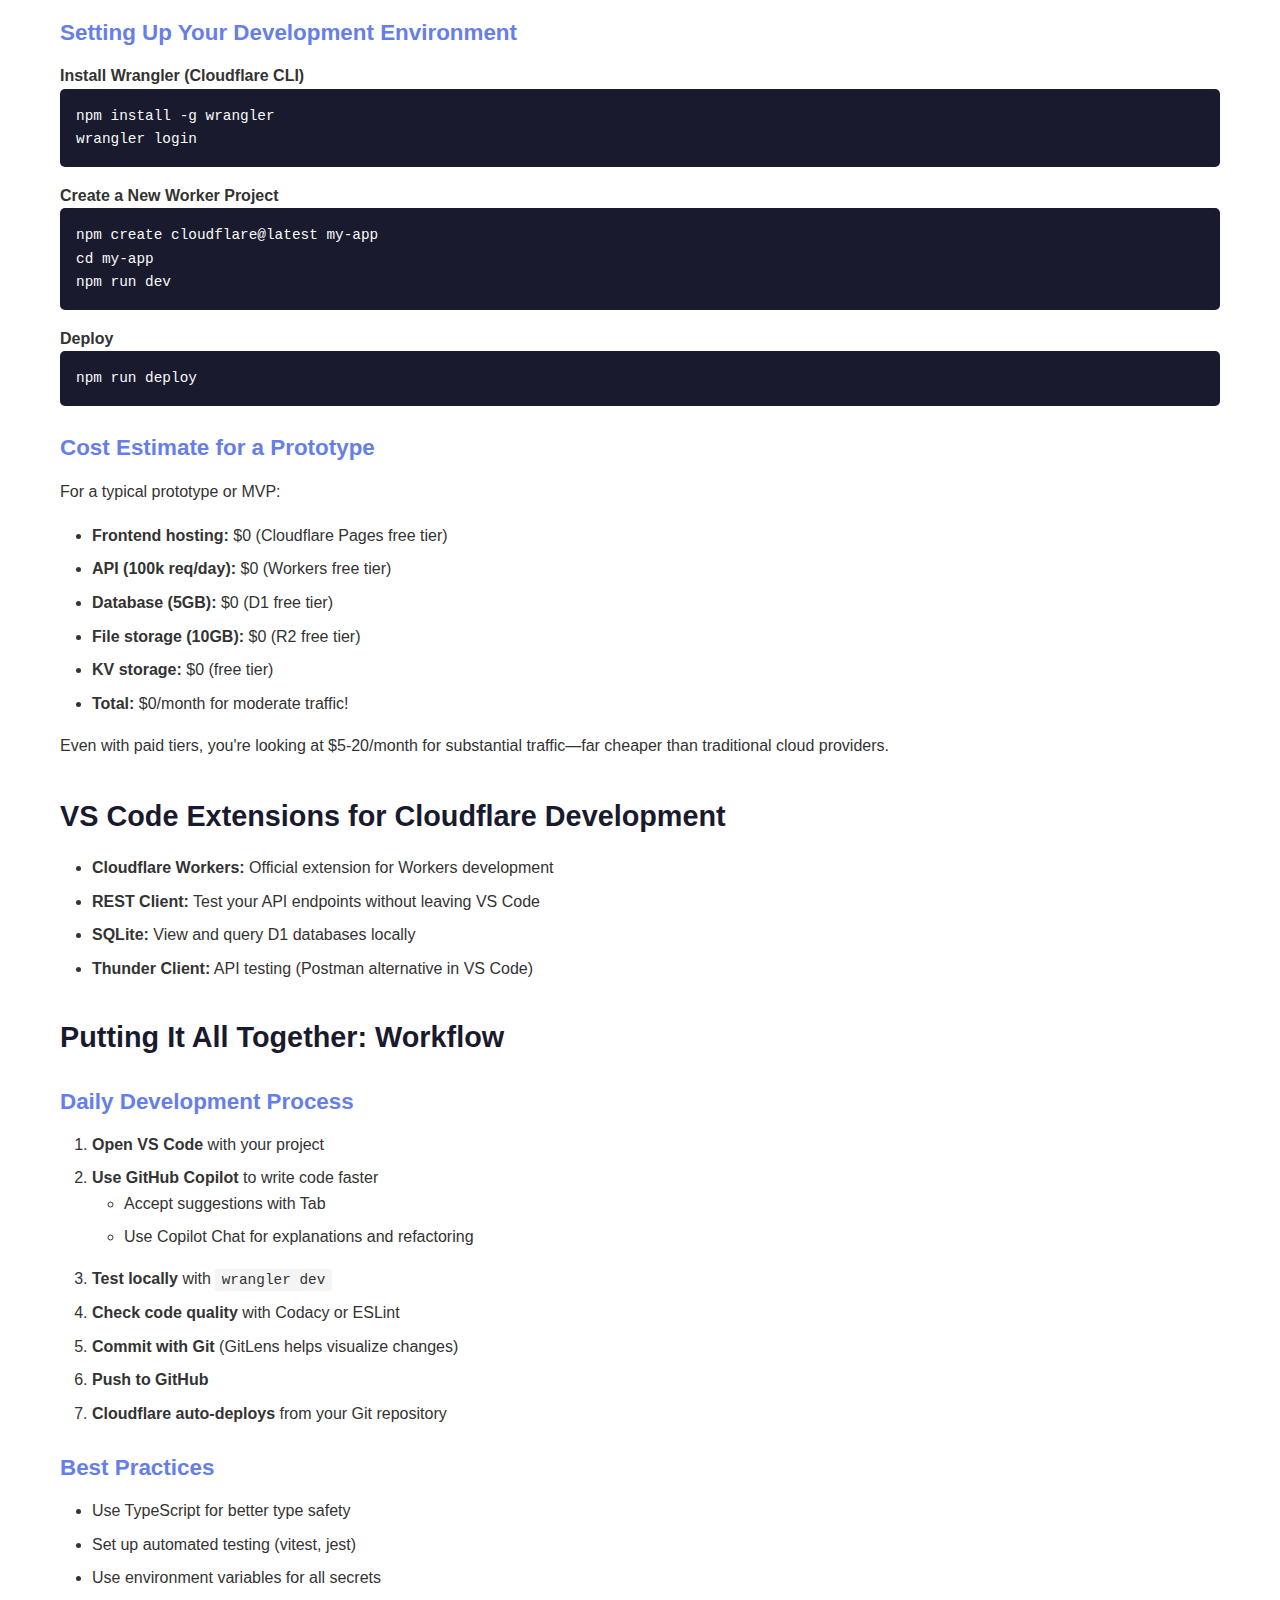
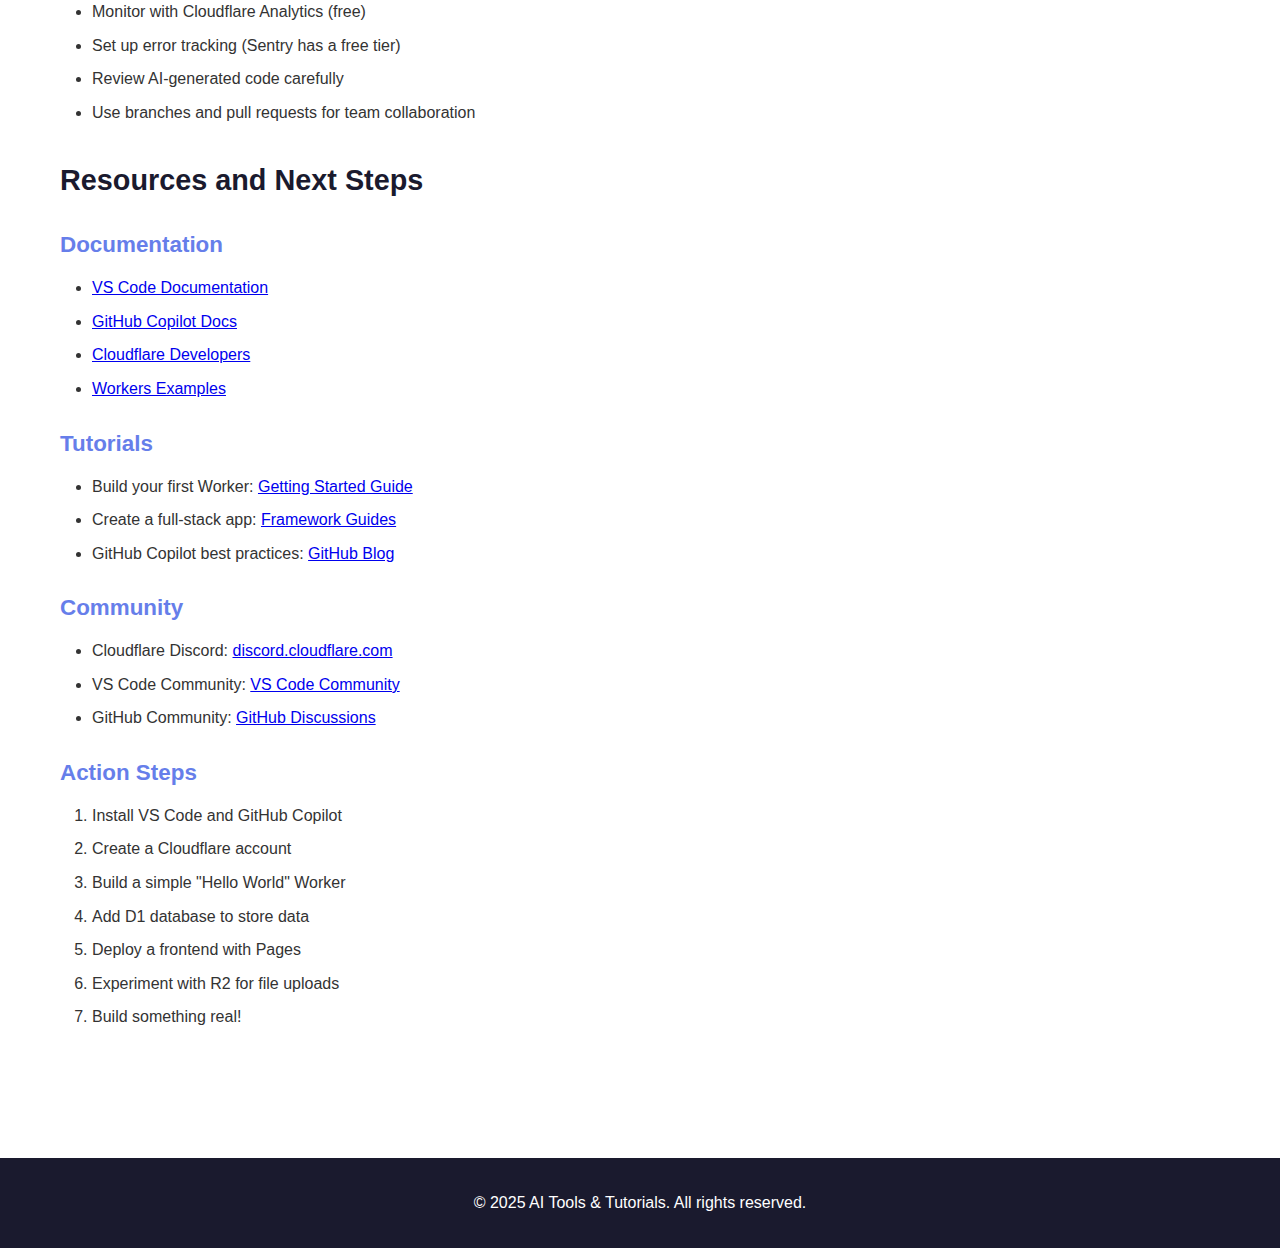
<file: vscode-copilot-tutorial.html>
<!DOCTYPE html>
<html lang="en">
<head>
    <meta charset="UTF-8">
    <meta name="viewport" content="width=device-width, initial-scale=1.0">
    <title>VS Code & GitHub Copilot Tutorial - AI Tools & Tutorials</title>
    <link rel="stylesheet" href="styles.css">
    <link rel="stylesheet" href="tutorial.css">
</head>
<body>
    <header>
        <nav>
            <div class="container">
                <h1>AI Tools & Tutorials</h1>
                <ul>
                    <li><a href="index.html">Home</a></li>
                    <li><a href="index.html#tools">Tools</a></li>
                    <li><a href="index.html#tutorials">Tutorials</a></li>
                </ul>
            </div>
        </nav>
    </header>

    <main>
        <article class="tutorial-content">
            <div class="container">
                <h1>VS Code & GitHub Copilot: The Complete Guide</h1>
                <p class="subtitle">Master VS Code with AI-powered development tools and deploy with Cloudflare</p>
                
                <section>
                    <h2>What is VS Code?</h2>
                    <p>Visual Studio Code (VS Code) is a free, open-source code editor developed by Microsoft. It's become the most popular code editor among developers due to its extensibility, performance, and rich ecosystem of extensions.</p>
                    
                    <h3>Why VS Code?</h3>
                    <ul>
                        <li><strong>Free and Open Source:</strong> No cost, fully customizable</li>
                        <li><strong>Lightweight but Powerful:</strong> Fast startup with IDE-level features</li>
                        <li><strong>Massive Extension Marketplace:</strong> Thousands of extensions for every need</li>
                        <li><strong>Integrated Terminal:</strong> Run commands without leaving the editor</li>
                        <li><strong>Git Integration:</strong> Built-in version control</li>
                        <li><strong>Multi-Language Support:</strong> Works with virtually any programming language</li>
                        <li><strong>Cross-Platform:</strong> Windows, macOS, and Linux</li>
                    </ul>
                </section>

                <section>
                    <h2>Setting Up VS Code</h2>
                    
                    <h3>Step 1: Download and Install</h3>
                    <ol>
                        <li>Go to <a href="https://code.visualstudio.com" target="_blank">code.visualstudio.com</a></li>
                        <li>Download for your operating system</li>
                        <li>Run the installer</li>
                        <li>Optional: Add VS Code to PATH during installation (recommended)</li>
                        <li>Launch VS Code</li>
                    </ol>

                    <h3>Step 2: Essential Extensions</h3>
                    <p>Install these core extensions to enhance your development experience:</p>
                    <ul>
                        <li><strong>GitHub Copilot:</strong> AI pair programmer (requires subscription)</li>
                        <li><strong>GitHub Copilot Chat:</strong> Conversational AI assistance</li>
                        <li><strong>Prettier:</strong> Code formatter</li>
                        <li><strong>ESLint:</strong> JavaScript/TypeScript linting</li>
                        <li><strong>GitLens:</strong> Enhanced Git capabilities</li>
                        <li><strong>Live Server:</strong> Local development server with live reload</li>
                    </ul>

                    <h3>Step 3: Configure Your Environment</h3>
                    <p>Open Settings (<code>Ctrl+,</code> or <code>Cmd+,</code>) and configure:</p>
                    <ul>
                        <li>Font size and family</li>
                        <li>Theme (Dark+, Light+, or install custom themes)</li>
                        <li>Auto-save settings</li>
                        <li>Format on save</li>
                        <li>Tab size and indentation</li>
                    </ul>
                </section>

                <section>
                    <h2>GitHub Copilot: Your AI Pair Programmer</h2>
                    
                    <h3>What is GitHub Copilot?</h3>
                    <p>GitHub Copilot is an AI-powered code completion tool that suggests whole lines or entire functions as you type. It's powered by OpenAI's Codex model, trained on billions of lines of public code.</p>

                    <h3>Setting Up GitHub Copilot</h3>
                    <ol>
                        <li>Subscribe at <a href="https://github.com/features/copilot" target="_blank">github.com/features/copilot</a>
                            <ul>
                                <li><strong>Individual:</strong> $10/month or $100/year</li>
                                <li><strong>Business:</strong> $19/user/month</li>
                                <li><strong>Free:</strong> For verified students, teachers, and maintainers of popular open-source projects</li>
                            </ul>
                        </li>
                        <li>Install the "GitHub Copilot" extension in VS Code</li>
                        <li>Install "GitHub Copilot Chat" extension for conversational AI</li>
                        <li>Sign in with your GitHub account when prompted</li>
                        <li>Accept the terms and conditions</li>
                        <li>Start coding—Copilot suggestions appear automatically!</li>
                    </ol>

                    <h3>Using GitHub Copilot Effectively</h3>
                    
                    <h4>Code Completion</h4>
                    <ul>
                        <li><strong>Accept suggestion:</strong> Press <code>Tab</code></li>
                        <li><strong>Reject suggestion:</strong> Press <code>Esc</code> or keep typing</li>
                        <li><strong>See alternative suggestions:</strong> <code>Alt+]</code> or <code>Alt+[</code></li>
                        <li><strong>Trigger manually:</strong> <code>Alt+\</code> (or <code>Option+\</code> on Mac)</li>
                    </ul>

                    <h4>Writing Better Prompts</h4>
                    <p>Copilot responds to comments and function names. Be specific:</p>
                    <pre><code>// Function to fetch user data from API and cache it for 5 minutes
async function getUserData(userId) {
    // Copilot will suggest the implementation
}</code></pre>

                    <h4>GitHub Copilot Chat</h4>
                    <p>Use the chat interface for:</p>
                    <ul>
                        <li><strong>/explain:</strong> Explain selected code</li>
                        <li><strong>/fix:</strong> Suggest fixes for problems</li>
                        <li><strong>/tests:</strong> Generate unit tests</li>
                        <li><strong>/doc:</strong> Add documentation comments</li>
                        <li>Ask questions about your code or programming concepts</li>
                        <li>Request refactoring or optimization suggestions</li>
                    </ul>

                    <h3>Tips for Maximum Productivity</h3>
                    <ul>
                        <li>Write descriptive function and variable names</li>
                        <li>Use comments to describe complex logic before implementing</li>
                        <li>Break large functions into smaller, well-named pieces</li>
                        <li>Review and test all AI-generated code</li>
                        <li>Use Copilot for boilerplate and repetitive code</li>
                        <li>Combine Copilot with your own expertise—it's an assistant, not a replacement</li>
                    </ul>
                </section>

                <section>
                    <h2>Alternative AI Models & Extensions</h2>
                    
                    <h3>Codeium (Free Alternative)</h3>
                    <ul>
                        <li><strong>Cost:</strong> Free for individuals</li>
                        <li><strong>Features:</strong> Similar to Copilot with code completions and chat</li>
                        <li><strong>Extension:</strong> "Codeium" in VS Code marketplace</li>
                        <li><strong>Supports:</strong> 70+ languages</li>
                    </ul>

                    <h3>Tabnine</h3>
                    <ul>
                        <li><strong>Cost:</strong> Free tier available, Pro from $12/month</li>
                        <li><strong>Features:</strong> AI completions, works offline, team learning</li>
                        <li><strong>Privacy:</strong> Option for on-premise deployment</li>
                    </ul>

                    <h3>Amazon CodeWhisperer</h3>
                    <ul>
                        <li><strong>Cost:</strong> Free for individuals (with AWS account)</li>
                        <li><strong>Features:</strong> Code suggestions, security scanning</li>
                        <li><strong>Strength:</strong> AWS services integration</li>
                    </ul>

                    <h3>Continue.dev (Open Source)</h3>
                    <ul>
                        <li><strong>Cost:</strong> Free, open source</li>
                        <li><strong>Features:</strong> Use your own API keys for GPT-4, Claude, or local models</li>
                        <li><strong>Flexibility:</strong> Choose your own AI model</li>
                    </ul>

                    <h3>Cursor (AI-First Editor)</h3>
                    <ul>
                        <li><strong>Cost:</strong> Free tier, Pro $20/month</li>
                        <li><strong>Features:</strong> VS Code fork with advanced AI features built-in</li>
                        <li><strong>Note:</strong> Separate editor, not an extension</li>
                    </ul>
                </section>

                <section>
                    <h2>Model Context Protocol (MCP)</h2>
                    
                    <h3>What is MCP?</h3>
                    <p>Model Context Protocol is an emerging standard for connecting AI models to external data sources and tools. Think of it as a way to give AI assistants access to your specific context—databases, APIs, documentation, and more.</p>

                    <h3>Why MCP Matters</h3>
                    <ul>
                        <li><strong>Better Context:</strong> AI can access your project-specific information</li>
                        <li><strong>Custom Tools:</strong> Extend AI with domain-specific capabilities</li>
                        <li><strong>Standardization:</strong> One protocol works across different AI tools</li>
                        <li><strong>Security:</strong> Control what data AI can access</li>
                    </ul>

                    <h3>MCP in Practice</h3>
                    <p>While still evolving, MCP enables scenarios like:</p>
                    <ul>
                        <li>AI querying your production database structure</li>
                        <li>Accessing internal API documentation</li>
                        <li>Reading from company knowledge bases</li>
                        <li>Integrating with project management tools</li>
                    </ul>

                    <h3>Getting Started with MCP</h3>
                    <ol>
                        <li>Check if your AI tool supports MCP (Anthropic's Claude, some VS Code extensions)</li>
                        <li>Explore MCP servers for common integrations</li>
                        <li>Consider building custom MCP servers for your specific needs</li>
                        <li>Visit <a href="https://modelcontextprotocol.io" target="_blank">modelcontextprotocol.io</a> for documentation</li>
                    </ol>
                </section>

                <section>
                    <h2>Code Quality with Codacy</h2>
                    
                    <h3>What is Codacy?</h3>
                    <p>Codacy is an automated code review tool that helps maintain code quality by identifying issues, security vulnerabilities, and code complexity.</p>

                    <h3>Key Features</h3>
                    <ul>
                        <li><strong>Automated Code Review:</strong> Analyzes every commit and pull request</li>
                        <li><strong>Security Scanning:</strong> Finds security vulnerabilities</li>
                        <li><strong>Code Coverage:</strong> Tracks test coverage</li>
                        <li><strong>Code Complexity:</strong> Identifies overly complex code</li>
                        <li><strong>Code Duplication:</strong> Finds duplicate code</li>
                        <li><strong>Multi-Language Support:</strong> 40+ languages</li>
                    </ul>

                    <h3>Setting Up Codacy</h3>
                    <ol>
                        <li>Sign up at <a href="https://www.codacy.com" target="_blank">codacy.com</a> (free for open source)</li>
                        <li>Connect your GitHub, GitLab, or Bitbucket account</li>
                        <li>Add repositories to analyze</li>
                        <li>Configure coding standards and rules</li>
                        <li>Integrate with pull requests for automatic reviews</li>
                    </ol>

                    <h3>VS Code Integration</h3>
                    <ol>
                        <li>Install the "Codacy" extension from marketplace</li>
                        <li>Sign in with your Codacy account</li>
                        <li>See code quality issues directly in your editor</li>
                        <li>Get real-time feedback as you code</li>
                    </ol>

                    <h3>Pricing</h3>
                    <ul>
                        <li><strong>Open Source:</strong> Free</li>
                        <li><strong>Pro:</strong> Starting at $15/user/month</li>
                        <li><strong>Business:</strong> Custom pricing for teams</li>
                    </ul>
                </section>

                <section>
                    <h2>Building with Cloudflare: Inexpensive Prototypes</h2>
                    
                    <h3>Why Cloudflare for Development?</h3>
                    <p>Cloudflare offers a suite of serverless products that make it incredibly cheap (often free) to build and deploy full-stack applications. Perfect for prototypes, MVPs, and even production apps.</p>

                    <h3>Cloudflare Workers</h3>
                    <p><strong>What it is:</strong> Serverless JavaScript/TypeScript runtime at the edge</p>
                    
                    <h4>Features:</h4>
                    <ul>
                        <li>Deploy globally to 300+ locations</li>
                        <li>Instant cold starts (0ms)</li>
                        <li>Low latency—runs close to users</li>
                        <li>Web standard APIs (Fetch, Streams, etc.)</li>
                    </ul>

                    <h4>Use Cases:</h4>
                    <ul>
                        <li>API endpoints and microservices</li>
                        <li>Serverless functions</li>
                        <li>Authentication middleware</li>
                        <li>Request routing and transformation</li>
                        <li>A/B testing and feature flags</li>
                    </ul>

                    <h4>Pricing:</h4>
                    <ul>
                        <li><strong>Free:</strong> 100,000 requests/day</li>
                        <li><strong>Paid:</strong> $5/month for 10 million requests</li>
                    </ul>

                    <h4>Example Worker:</h4>
                    <pre><code>export default {
  async fetch(request) {
    return new Response('Hello from the edge!', {
      headers: { 'content-type': 'text/plain' }
    });
  }
};</code></pre>

                    <h3>Cloudflare D1 (SQL Database)</h3>
                    <p><strong>What it is:</strong> Serverless SQLite database at the edge</p>
                    
                    <h4>Features:</h4>
                    <ul>
                        <li>SQLite-compatible</li>
                        <li>Automatic replication</li>
                        <li>Low latency reads from edge</li>
                        <li>SQL queries from Workers</li>
                    </ul>

                    <h4>Use Cases:</h4>
                    <ul>
                        <li>User data storage</li>
                        <li>Application state</li>
                        <li>Content management</li>
                        <li>Product catalogs</li>
                    </ul>

                    <h4>Pricing:</h4>
                    <ul>
                        <li><strong>Free:</strong> 5 GB storage, 5 million reads/day, 100k writes/day</li>
                        <li><strong>Paid:</strong> $5/month for 10 GB + more operations</li>
                    </ul>

                    <h4>Example:</h4>
                    <pre><code>const result = await env.DB.prepare(
  'SELECT * FROM users WHERE id = ?'
).bind(userId).first();</code></pre>

                    <h3>Cloudflare R2 (Object Storage)</h3>
                    <p><strong>What it is:</strong> S3-compatible object storage without egress fees</p>
                    
                    <h4>Features:</h4>
                    <ul>
                        <li>S3-compatible API</li>
                        <li>Zero egress fees (huge cost savings!)</li>
                        <li>Automatic scaling</li>
                        <li>Public and private buckets</li>
                    </ul>

                    <h4>Use Cases:</h4>
                    <ul>
                        <li>File uploads (images, videos, documents)</li>
                        <li>Static asset hosting</li>
                        <li>Backups and archives</li>
                        <li>Media libraries</li>
                    </ul>

                    <h4>Pricing:</h4>
                    <ul>
                        <li><strong>Free:</strong> 10 GB storage/month</li>
                        <li><strong>Paid:</strong> $0.015/GB/month (no egress fees!)</li>
                    </ul>

                    <h3>Cloudflare KV (Key-Value Storage)</h3>
                    <p><strong>What it is:</strong> Globally distributed key-value storage</p>
                    
                    <h4>Features:</h4>
                    <ul>
                        <li>Eventually consistent</li>
                        <li>Extremely low latency reads</li>
                        <li>Perfect for caching</li>
                        <li>Simple API</li>
                    </ul>

                    <h4>Use Cases:</h4>
                    <ul>
                        <li>Session data</li>
                        <li>Cache layer</li>
                        <li>Configuration data</li>
                        <li>Feature flags</li>
                    </ul>

                    <h4>Pricing:</h4>
                    <ul>
                        <li><strong>Free:</strong> 100,000 reads/day, 1,000 writes/day, 1 GB storage</li>
                        <li><strong>Paid:</strong> $5/month for increased limits</li>
                    </ul>

                    <h3>Cloudflare Durable Objects</h3>
                    <p><strong>What it is:</strong> Stateful serverless objects for coordination and real-time</p>
                    
                    <h4>Features:</h4>
                    <ul>
                        <li>Strongly consistent storage</li>
                        <li>WebSocket support</li>
                        <li>Single-point coordination</li>
                        <li>In-memory state</li>
                    </ul>

                    <h4>Use Cases:</h4>
                    <ul>
                        <li>Real-time collaboration (like Google Docs)</li>
                        <li>Chat applications</li>
                        <li>Gaming state management</li>
                        <li>Distributed coordination</li>
                    </ul>

                    <h4>Pricing:</h4>
                    <ul>
                        <li><strong>Paid only:</strong> $5/month + usage</li>
                        <li>$0.15 per million requests</li>
                    </ul>

                    <h3>Secrets Management</h3>
                    <p><strong>What it is:</strong> Secure environment variables for Workers</p>
                    
                    <h4>Features:</h4>
                    <ul>
                        <li>Encrypted at rest</li>
                        <li>Never exposed in code</li>
                        <li>Easy to update without redeployment</li>
                    </ul>

                    <h4>Use Cases:</h4>
                    <ul>
                        <li>API keys</li>
                        <li>Database credentials</li>
                        <li>Third-party service tokens</li>
                    </ul>

                    <h4>How to Use:</h4>
                    <pre><code>// In wrangler.toml or dashboard
[vars]
API_KEY = "secret_key_here"

// In Worker
const apiKey = env.API_KEY;</code></pre>

                    <h3>Cloudflare Pages</h3>
                    <p><strong>What it is:</strong> Static site hosting with automatic deployments</p>
                    
                    <h4>Features:</h4>
                    <ul>
                        <li>Git integration (automatic deploys)</li>
                        <li>Custom domains</li>
                        <li>Preview deployments for PRs</li>
                        <li>Unlimited bandwidth</li>
                        <li>HTTPS included</li>
                    </ul>

                    <h4>Pricing:</h4>
                    <ul>
                        <li><strong>Free:</strong> 1 build at a time, 500 builds/month</li>
                        <li><strong>Paid:</strong> $20/month for 5 concurrent builds, unlimited builds</li>
                    </ul>
                </section>

                <section>
                    <h2>Building a Full-Stack App with Cloudflare</h2>
                    
                    <h3>Example Architecture</h3>
                    <p>Here's how to build an inexpensive full-stack application:</p>

                    <h4>Frontend:</h4>
                    <ul>
                        <li><strong>Cloudflare Pages:</strong> Host your React/Vue/Svelte app (free)</li>
                        <li>Automatic HTTPS and CDN distribution</li>
                        <li>Git-based deployments</li>
                    </ul>

                    <h4>Backend API:</h4>
                    <ul>
                        <li><strong>Cloudflare Workers:</strong> API endpoints (100k requests/day free)</li>
                        <li>No cold starts, instant responses</li>
                        <li>TypeScript/JavaScript</li>
                    </ul>

                    <h4>Database:</h4>
                    <ul>
                        <li><strong>Cloudflare D1:</strong> SQL database (5GB free)</li>
                        <li>SQLite-compatible</li>
                        <li>Automatic replication</li>
                    </ul>

                    <h4>File Storage:</h4>
                    <ul>
                        <li><strong>Cloudflare R2:</strong> Images, videos, files (10GB free)</li>
                        <li>No egress fees (huge savings)</li>
                        <li>S3-compatible</li>
                    </ul>

                    <h4>Caching:</h4>
                    <ul>
                        <li><strong>Cloudflare KV:</strong> Session data, cache (free tier generous)</li>
                        <li>Global distribution</li>
                        <li>Low latency</li>
                    </ul>

                    <h4>Secrets:</h4>
                    <ul>
                        <li><strong>Environment Variables:</strong> API keys, credentials (free)</li>
                        <li>Secure and encrypted</li>
                    </ul>

                    <h3>Setting Up Your Development Environment</h3>
                    
                    <h4>Install Wrangler (Cloudflare CLI)</h4>
                    <pre><code>npm install -g wrangler
wrangler login</code></pre>

                    <h4>Create a New Worker Project</h4>
                    <pre><code>npm create cloudflare@latest my-app
cd my-app
npm run dev</code></pre>

                    <h4>Deploy</h4>
                    <pre><code>npm run deploy</code></pre>

                    <h3>Cost Estimate for a Prototype</h3>
                    <p>For a typical prototype or MVP:</p>
                    <ul>
                        <li><strong>Frontend hosting:</strong> $0 (Cloudflare Pages free tier)</li>
                        <li><strong>API (100k req/day):</strong> $0 (Workers free tier)</li>
                        <li><strong>Database (5GB):</strong> $0 (D1 free tier)</li>
                        <li><strong>File storage (10GB):</strong> $0 (R2 free tier)</li>
                        <li><strong>KV storage:</strong> $0 (free tier)</li>
                        <li><strong>Total:</strong> $0/month for moderate traffic!</li>
                    </ul>

                    <p>Even with paid tiers, you're looking at $5-20/month for substantial traffic—far cheaper than traditional cloud providers.</p>
                </section>

                <section>
                    <h2>VS Code Extensions for Cloudflare Development</h2>
                    <ul>
                        <li><strong>Cloudflare Workers:</strong> Official extension for Workers development</li>
                        <li><strong>REST Client:</strong> Test your API endpoints without leaving VS Code</li>
                        <li><strong>SQLite:</strong> View and query D1 databases locally</li>
                        <li><strong>Thunder Client:</strong> API testing (Postman alternative in VS Code)</li>
                    </ul>
                </section>

                <section>
                    <h2>Putting It All Together: Workflow</h2>
                    
                    <h3>Daily Development Process</h3>
                    <ol>
                        <li><strong>Open VS Code</strong> with your project</li>
                        <li><strong>Use GitHub Copilot</strong> to write code faster
                            <ul>
                                <li>Accept suggestions with Tab</li>
                                <li>Use Copilot Chat for explanations and refactoring</li>
                            </ul>
                        </li>
                        <li><strong>Test locally</strong> with <code>wrangler dev</code></li>
                        <li><strong>Check code quality</strong> with Codacy or ESLint</li>
                        <li><strong>Commit with Git</strong> (GitLens helps visualize changes)</li>
                        <li><strong>Push to GitHub</strong></li>
                        <li><strong>Cloudflare auto-deploys</strong> from your Git repository</li>
                    </ol>

                    <h3>Best Practices</h3>
                    <ul>
                        <li>Use TypeScript for better type safety</li>
                        <li>Set up automated testing (vitest, jest)</li>
                        <li>Use environment variables for all secrets</li>
                        <li>Monitor with Cloudflare Analytics (free)</li>
                        <li>Set up error tracking (Sentry has a free tier)</li>
                        <li>Review AI-generated code carefully</li>
                        <li>Use branches and pull requests for team collaboration</li>
                    </ul>
                </section>

                <section>
                    <h2>Resources and Next Steps</h2>
                    
                    <h3>Documentation</h3>
                    <ul>
                        <li><a href="https://code.visualstudio.com/docs" target="_blank">VS Code Documentation</a></li>
                        <li><a href="https://docs.github.com/copilot" target="_blank">GitHub Copilot Docs</a></li>
                        <li><a href="https://developers.cloudflare.com" target="_blank">Cloudflare Developers</a></li>
                        <li><a href="https://workers.cloudflare.com/examples" target="_blank">Workers Examples</a></li>
                    </ul>

                    <h3>Tutorials</h3>
                    <ul>
                        <li>Build your first Worker: <a href="https://developers.cloudflare.com/workers/get-started/" target="_blank">Getting Started Guide</a></li>
                        <li>Create a full-stack app: <a href="https://developers.cloudflare.com/pages/framework-guides/" target="_blank">Framework Guides</a></li>
                        <li>GitHub Copilot best practices: <a href="https://github.blog/category/engineering/copilot/" target="_blank">GitHub Blog</a></li>
                    </ul>

                    <h3>Community</h3>
                    <ul>
                        <li>Cloudflare Discord: <a href="https://discord.cloudflare.com" target="_blank">discord.cloudflare.com</a></li>
                        <li>VS Code Community: <a href="https://code.visualstudio.com/community" target="_blank">VS Code Community</a></li>
                        <li>GitHub Community: <a href="https://github.com/community" target="_blank">GitHub Discussions</a></li>
                    </ul>

                    <h3>Action Steps</h3>
                    <ol>
                        <li>Install VS Code and GitHub Copilot</li>
                        <li>Create a Cloudflare account</li>
                        <li>Build a simple "Hello World" Worker</li>
                        <li>Add D1 database to store data</li>
                        <li>Deploy a frontend with Pages</li>
                        <li>Experiment with R2 for file uploads</li>
                        <li>Build something real!</li>
                    </ol>
                </section>
            </div>
        </article>
    </main>

    <footer>
        <div class="container">
            <p>&copy; 2025 AI Tools & Tutorials. All rights reserved.</p>
        </div>
    </footer>
</body>
</html>
</file>
<file: styles.css>
* {
    margin: 0;
    padding: 0;
    box-sizing: border-box;
}

body {
    font-family: -apple-system, BlinkMacSystemFont, 'Segoe UI', Roboto, Oxygen, Ubuntu, Cantarell, sans-serif;
    line-height: 1.6;
    color: #333;
}

.container {
    max-width: 1200px;
    margin: 0 auto;
    padding: 0 20px;
}

/* Header */
header {
    background: #1a1a2e;
    color: white;
    padding: 1rem 0;
    position: sticky;
    top: 0;
    z-index: 100;
    box-shadow: 0 2px 5px rgba(0,0,0,0.1);
}

nav .container {
    display: flex;
    justify-content: space-between;
    align-items: center;
}

nav h1 {
    font-size: 1.5rem;
}

nav ul {
    display: flex;
    list-style: none;
    gap: 2rem;
}

nav a {
    color: white;
    text-decoration: none;
    transition: color 0.3s;
}

nav a:hover {
    color: #4ecca3;
}

/* Hero Section */
.hero {
    background: linear-gradient(135deg, #667eea 0%, #764ba2 100%);
    color: white;
    padding: 4rem 0;
    text-align: center;
}

.hero h2 {
    font-size: 2.5rem;
    margin-bottom: 1rem;
}

.hero p {
    font-size: 1.2rem;
}

/* Tools Section */
.tools {
    padding: 4rem 0;
    background: #f8f9fa;
}

.tools h2 {
    text-align: center;
    font-size: 2rem;
    margin-bottom: 2rem;
}

.tool-grid {
    display: grid;
    grid-template-columns: repeat(auto-fit, minmax(300px, 1fr));
    gap: 2rem;
}

.tool-card {
    background: white;
    padding: 2rem;
    border-radius: 8px;
    box-shadow: 0 2px 10px rgba(0,0,0,0.1);
    transition: transform 0.3s;
}

.tool-card:hover {
    transform: translateY(-5px);
}

.tool-card h3 {
    color: #667eea;
    margin-bottom: 1rem;
}

/* Tutorials Section */
.tutorials {
    padding: 4rem 0;
}

.tutorials h2 {
    text-align: center;
    font-size: 2rem;
    margin-bottom: 2rem;
}

.tutorial-list {
    display: grid;
    grid-template-columns: repeat(auto-fit, minmax(300px, 1fr));
    gap: 2rem;
}

.tutorial-card {
    background: white;
    padding: 2rem;
    border-radius: 8px;
    box-shadow: 0 2px 10px rgba(0,0,0,0.1);
    border-left: 4px solid #667eea;
}

.tutorial-card h3 {
    color: #1a1a2e;
    margin-bottom: 1rem;
}

.tutorial-card p {
    margin-bottom: 1.5rem;
    color: #666;
}

.btn {
    display: inline-block;
    padding: 0.75rem 1.5rem;
    background: #667eea;
    color: white;
    text-decoration: none;
    border-radius: 5px;
    transition: background 0.3s;
}

.btn:hover {
    background: #5568d3;
}

/* Footer */
footer {
    background: #1a1a2e;
    color: white;
    text-align: center;
    padding: 2rem 0;
    margin-top: 4rem;
}

/* Responsive */
@media (max-width: 768px) {
    nav .container {
        flex-direction: column;
        gap: 1rem;
    }

    nav ul {
        gap: 1rem;
    }

    .hero h2 {
        font-size: 2rem;
    }
}
</file>
<file: tutorial.css>
.tutorial-content {
    padding: 2rem 0;
    min-height: 60vh;
}

.tutorial-content h1 {
    font-size: 2.5rem;
    color: #1a1a2e;
    margin-bottom: 0.5rem;
}

.subtitle {
    font-size: 1.2rem;
    color: #666;
    margin-bottom: 2rem;
    padding-bottom: 1rem;
    border-bottom: 2px solid #667eea;
}

.tutorial-content section {
    margin-bottom: 2rem;
}

.tutorial-content h2 {
    font-size: 1.8rem;
    color: #1a1a2e;
    margin-top: 2rem;
    margin-bottom: 1rem;
}

.tutorial-content h3 {
    font-size: 1.4rem;
    color: #667eea;
    margin-top: 1.5rem;
    margin-bottom: 0.75rem;
}

.tutorial-content p {
    margin-bottom: 1rem;
    line-height: 1.8;
}

.tutorial-content ul, .tutorial-content ol {
    margin-left: 2rem;
    margin-bottom: 1rem;
}

.tutorial-content li {
    margin-bottom: 0.5rem;
    line-height: 1.6;
}

.tutorial-content code {
    background: #f4f4f4;
    padding: 0.2rem 0.4rem;
    border-radius: 3px;
    font-family: 'Courier New', monospace;
    font-size: 0.9em;
}

.tutorial-content pre {
    background: #1a1a2e;
    color: #f8f9fa;
    padding: 1rem;
    border-radius: 5px;
    overflow-x: auto;
    margin-bottom: 1rem;
}

.tutorial-content pre code {
    background: none;
    padding: 0;
    color: #f8f9fa;
}

.tutorial-content img {
    max-width: 100%;
    height: auto;
    border-radius: 8px;
    box-shadow: 0 2px 10px rgba(0,0,0,0.1);
    margin: 1rem 0;
}

.tutorial-content blockquote {
    border-left: 4px solid #667eea;
    padding-left: 1rem;
    margin-left: 0;
    color: #666;
    font-style: italic;
}
</file>
